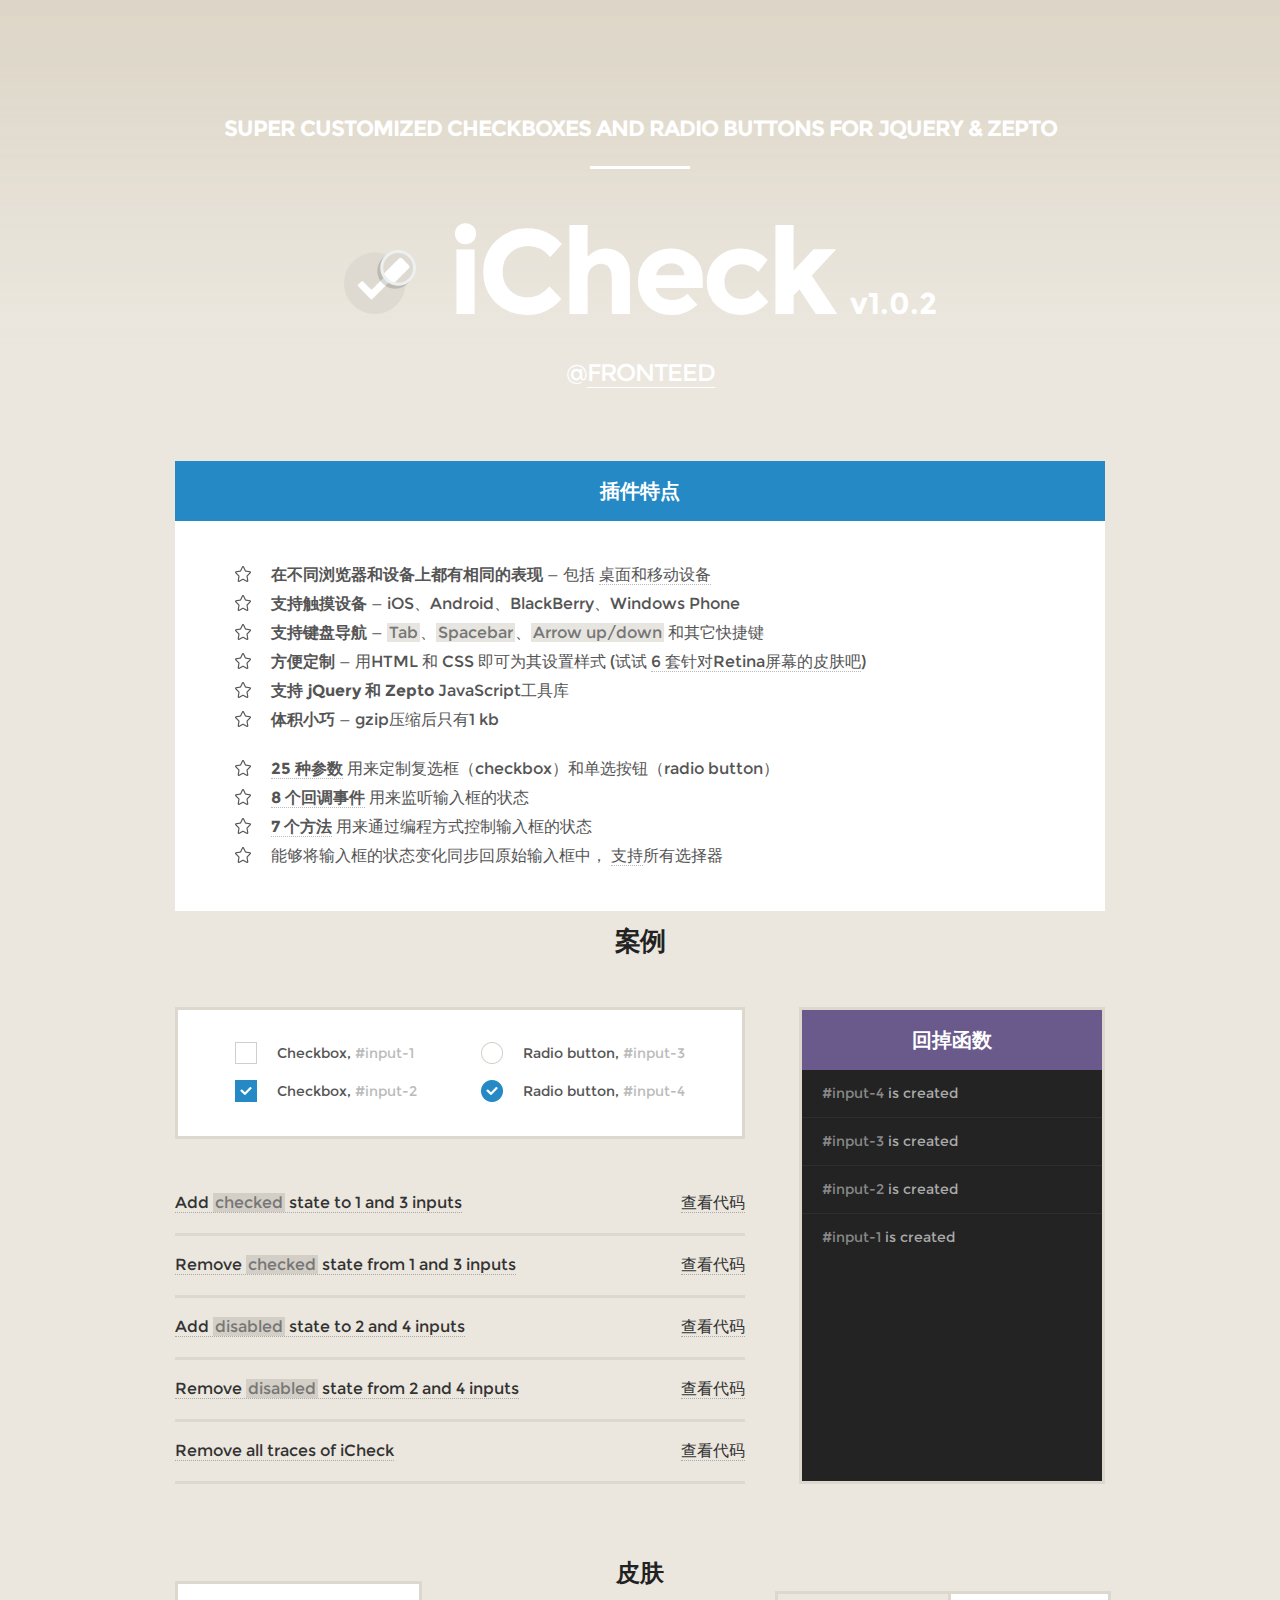
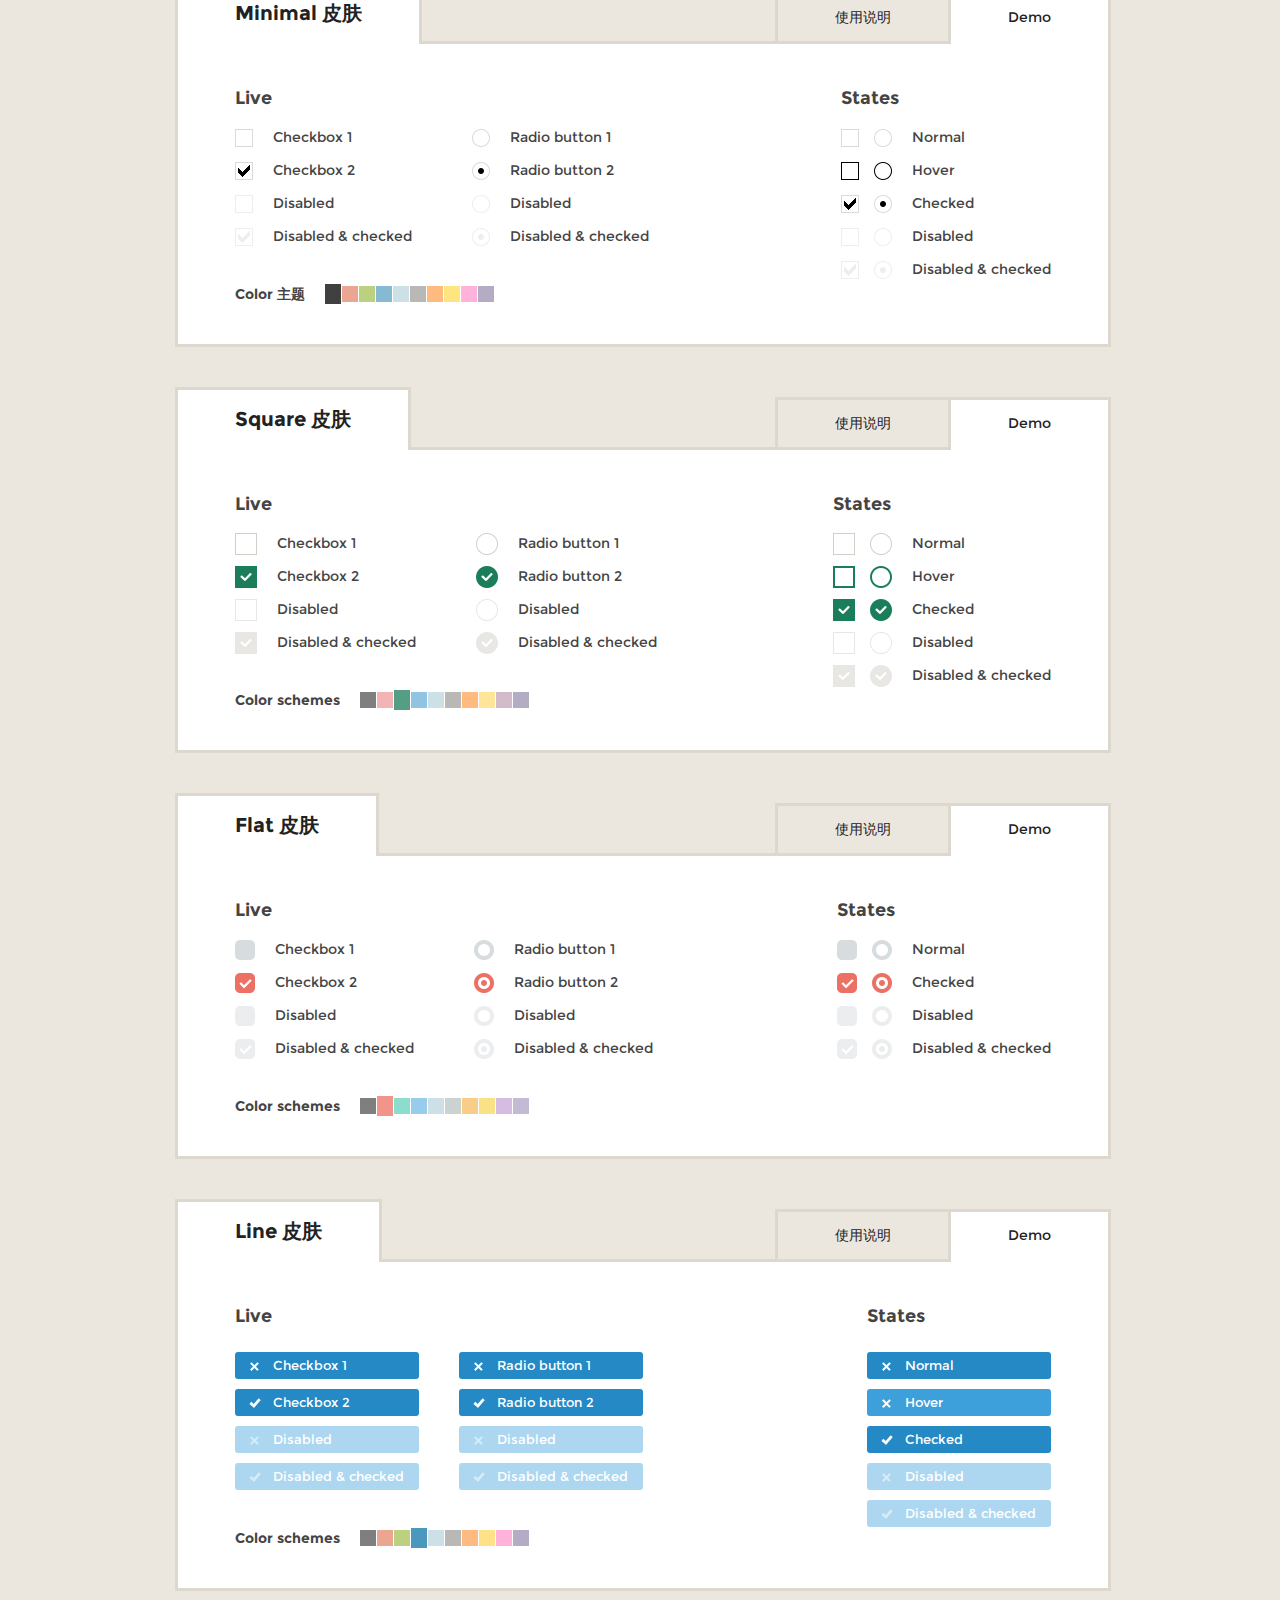
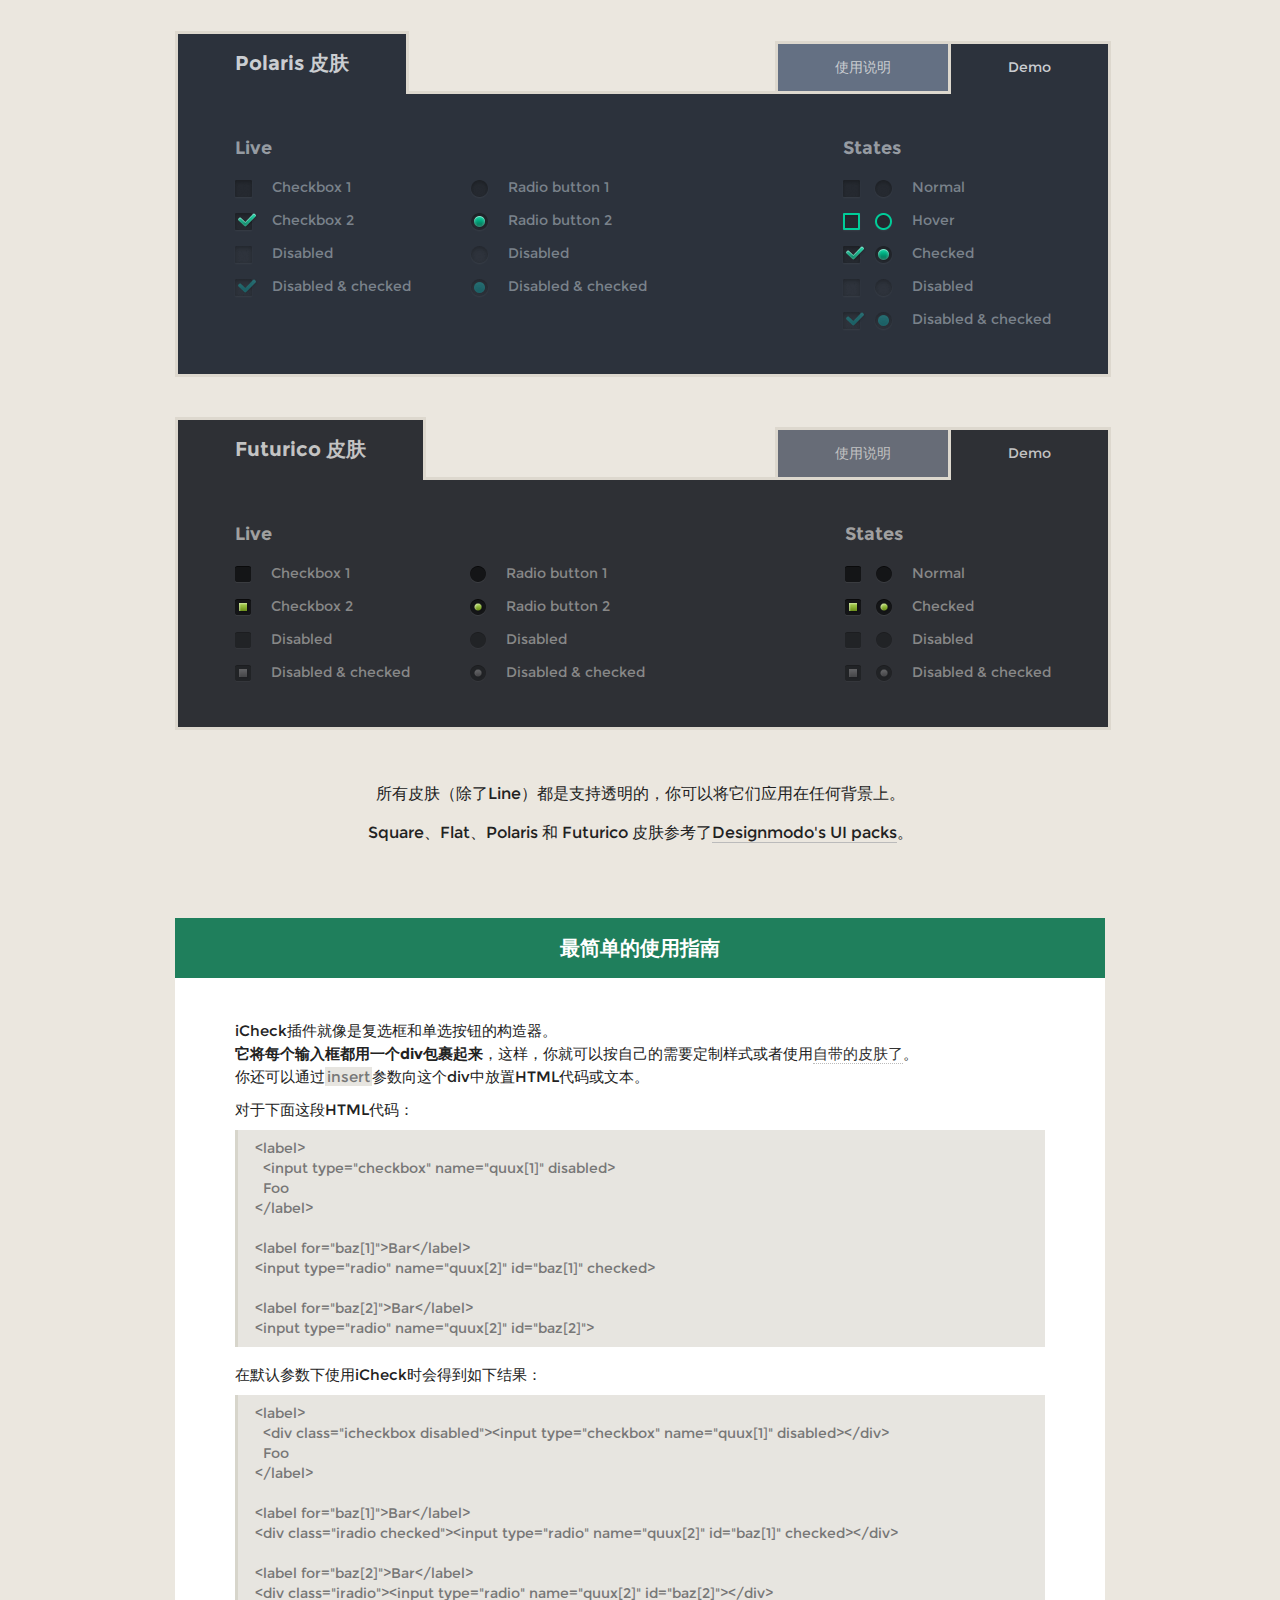
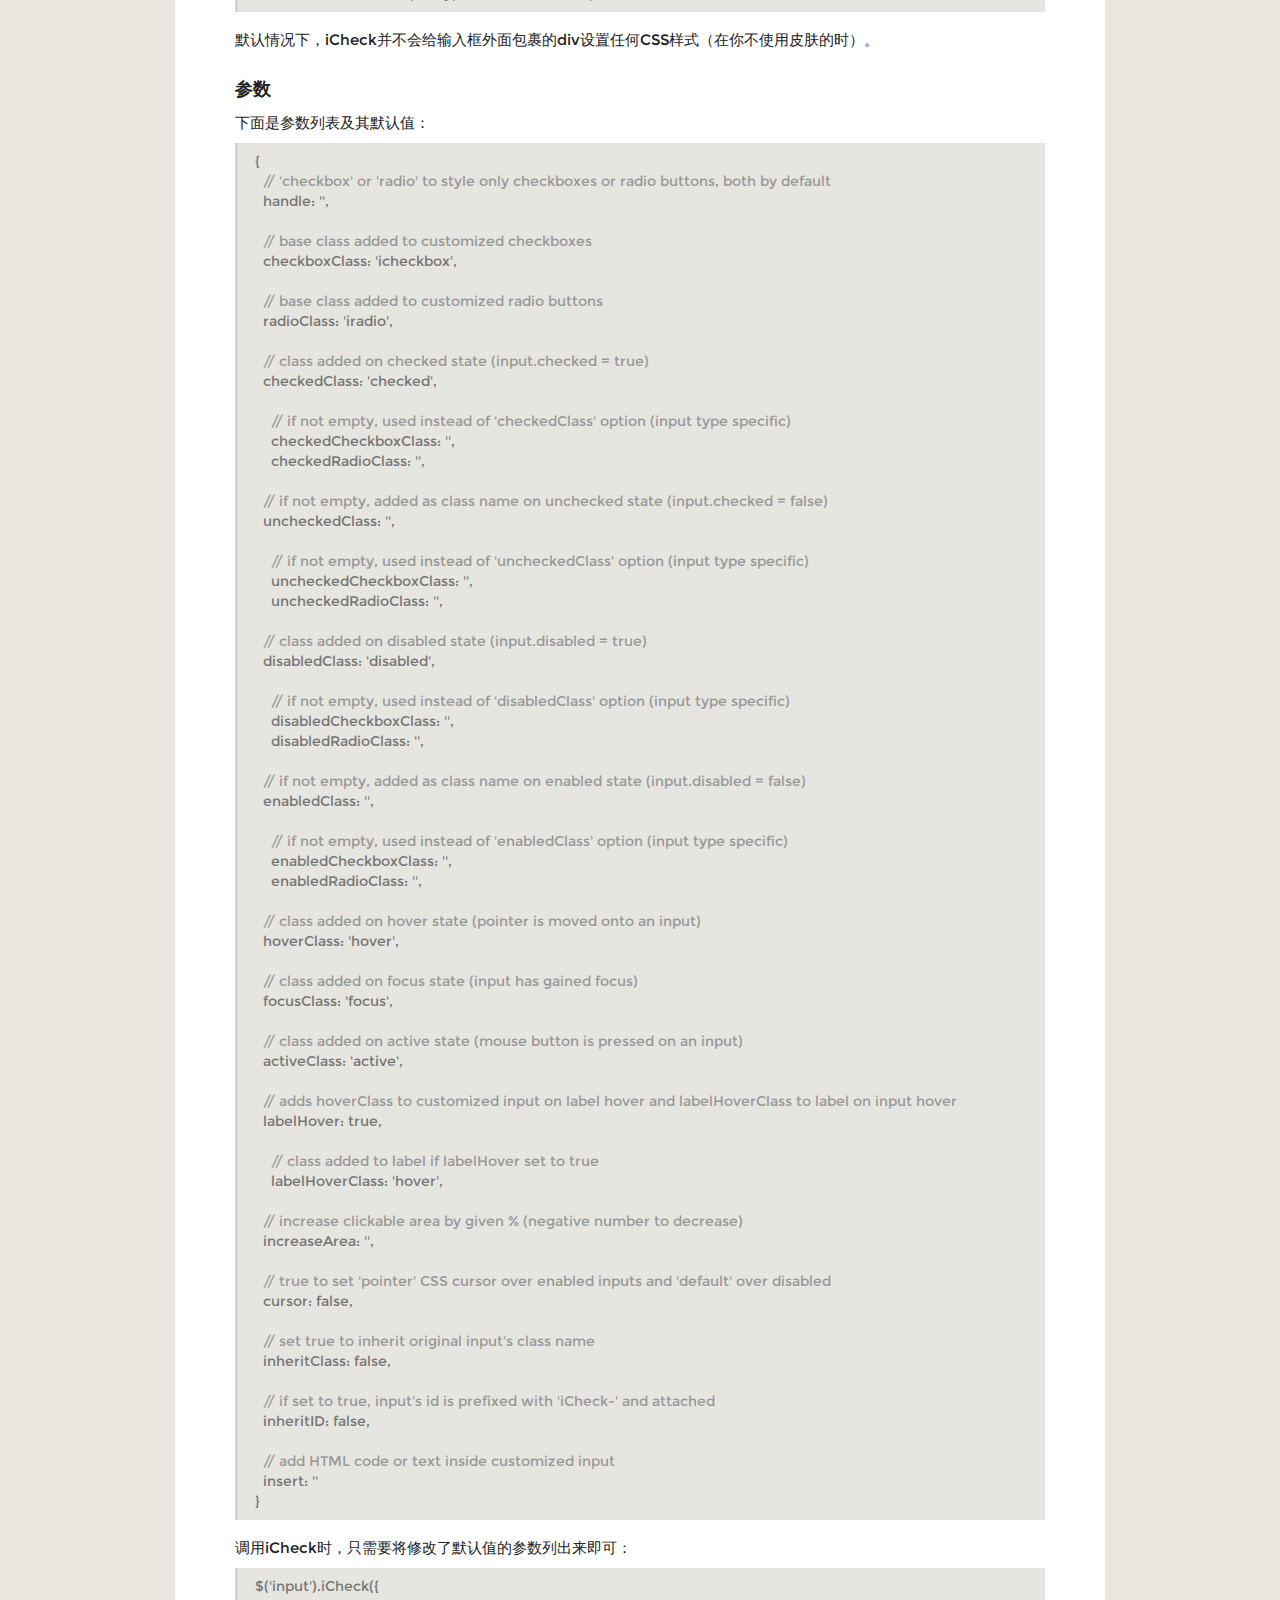
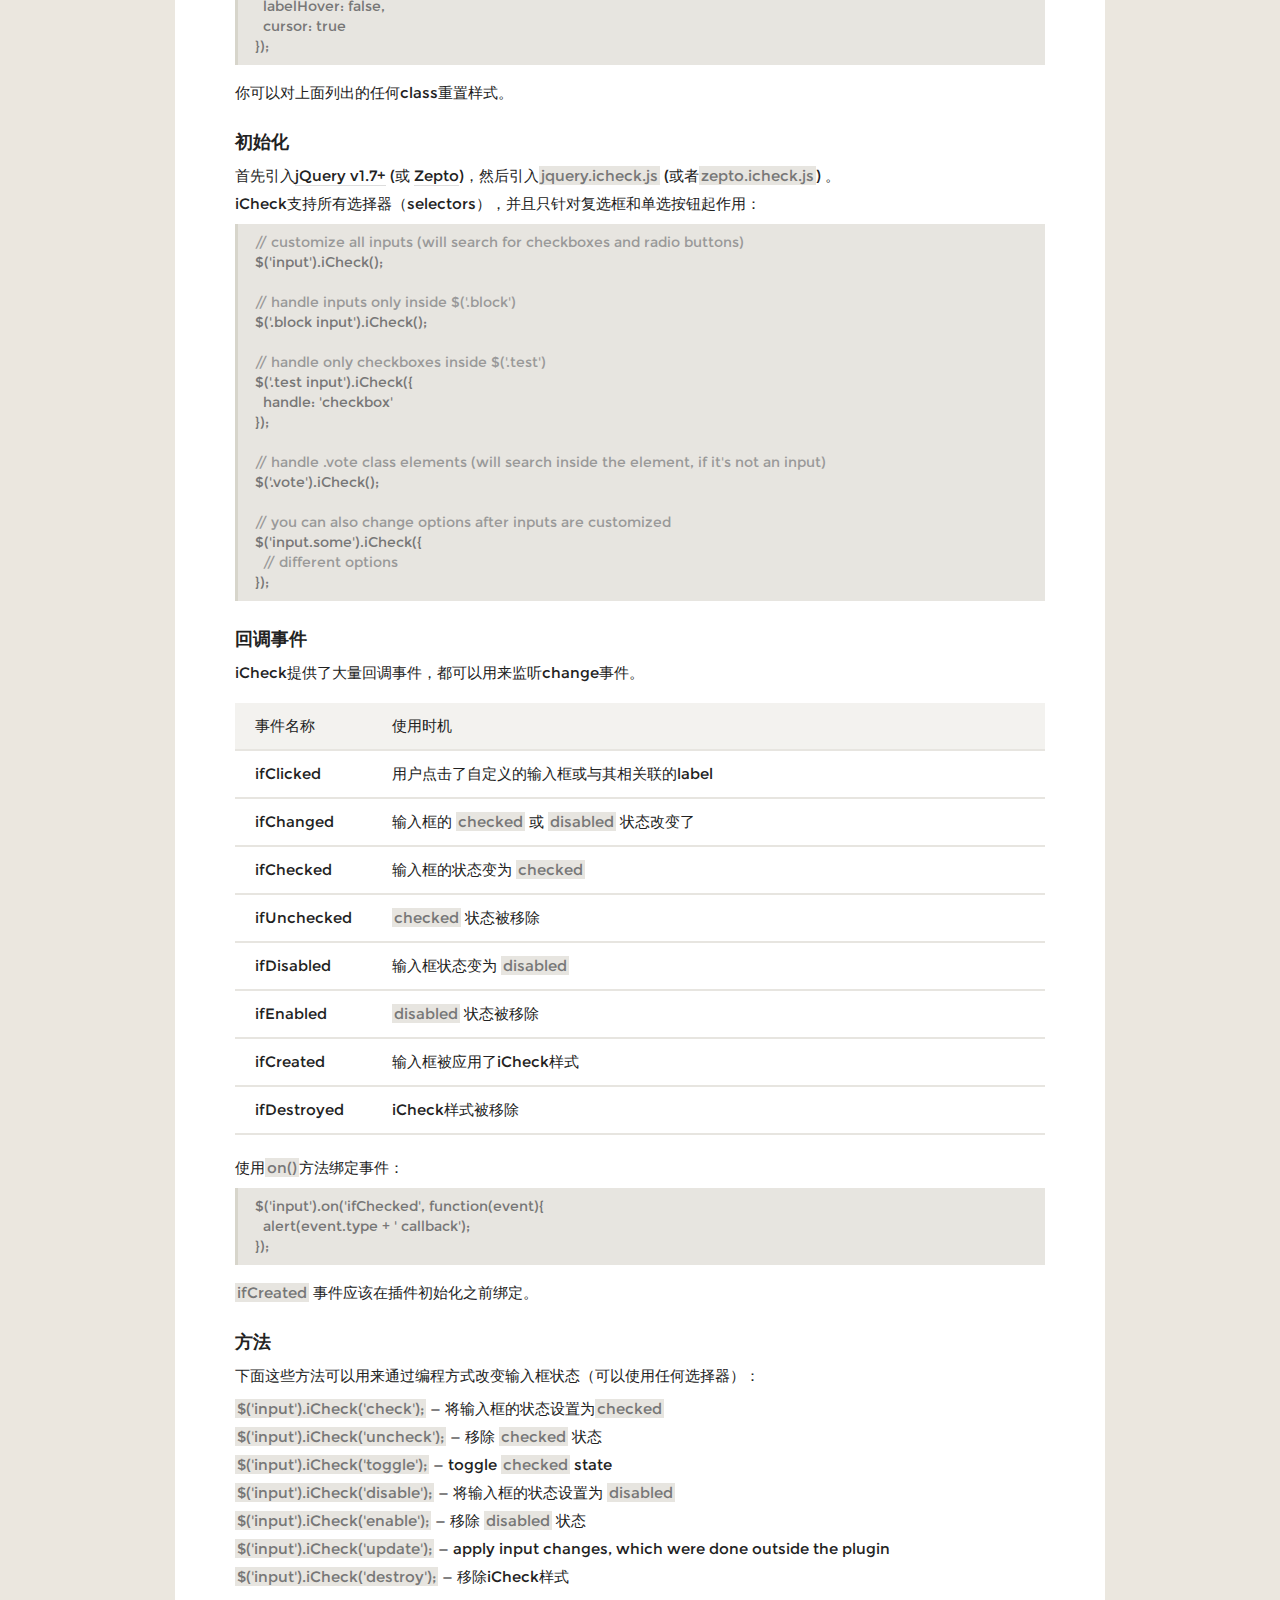
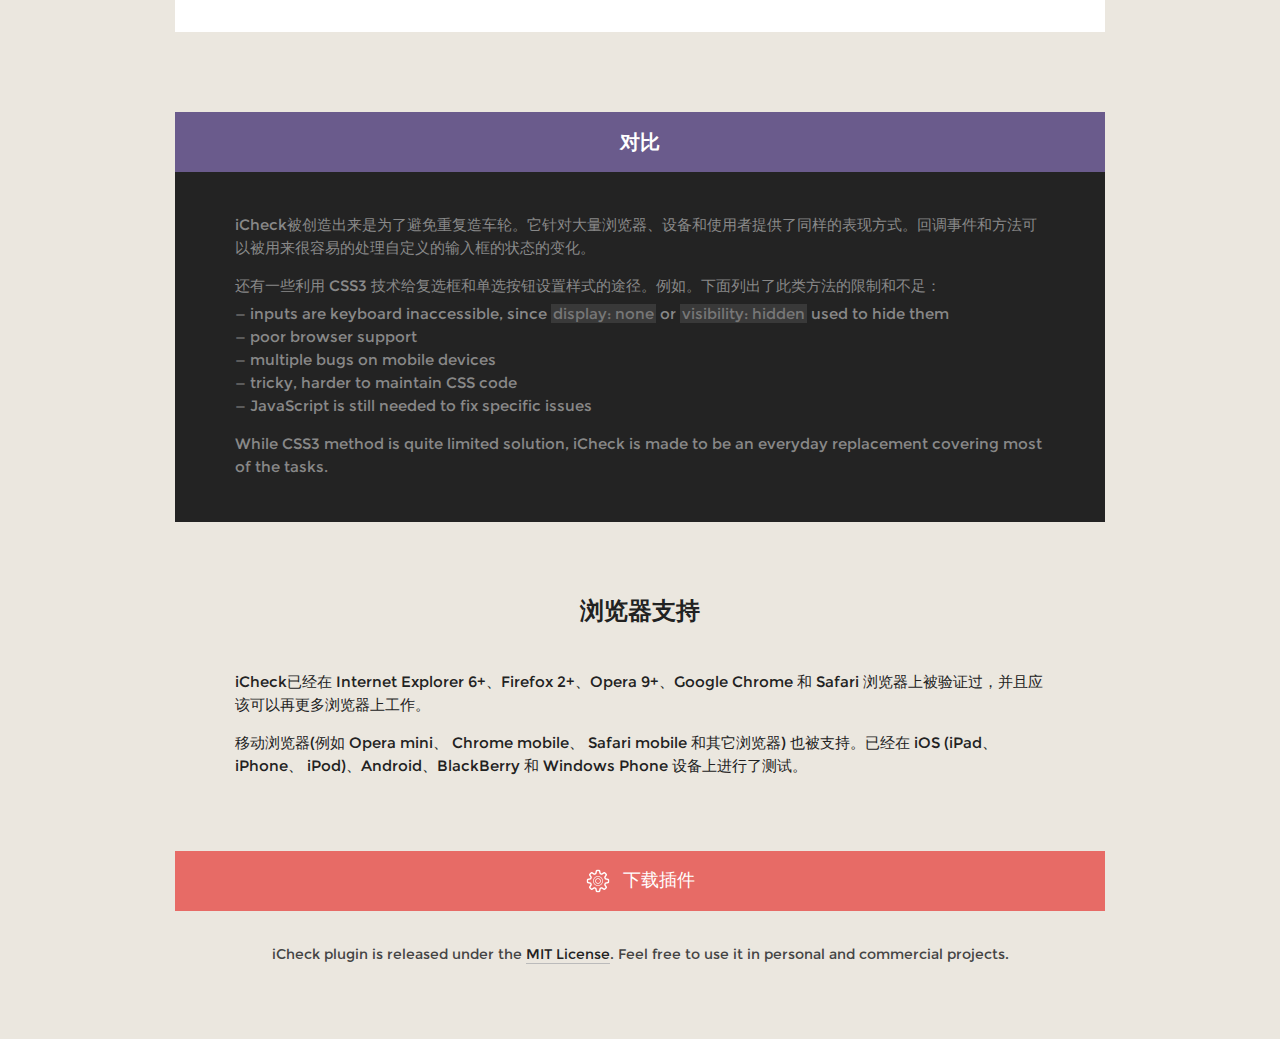
<file: target/classes/static/iCheck/index.html>
<!DOCTYPE html>
<html lang="en">
<head>
  <title>Checkboxes and radio buttons customization (jQuery and Zepto) plugin</title>
  <meta charset="utf-8">
  <meta content="width=device-width" name="viewport">
  <link href="css/custom.css?v=1.0.2" rel="stylesheet">
  <link href="skins/all.css?v=1.0.2" rel="stylesheet">
  <script src="js/jquery.js"></script>
  <script src="icheck.js?v=1.0.2"></script>
  <script src="js/custom.min.js?v=1.0.2"></script>
</head>
<body>
  <div class="layout clear">
    <div class="header">
      <h1>super customized checkboxes and radio buttons for jQuery &amp; Zepto</h1>
      <h3>iCheck <span>v1.0.2</span></h3>
      <strong>@<a href="http://twitter.com/fronteed/">Fronteed</a></strong>
    </div>
    <div class="features">
      <div class="arrows">
        <div class="bottom" data-to="demo"></div>
      </div>
      <h2>插件特点</h2>
      <ul>
        <li>
          <strong>在不同浏览器和设备上都有相同的表现</strong> — 包括 <span class="self" data-to="download">桌面和移动设备</span>
        </li>
        <li>
          <strong>支持触摸设备</strong> — iOS、Android、BlackBerry、Windows Phone
        </li>
        <li>
          <strong>支持键盘导航</strong> — <span class="mark">Tab</span>、<span class="mark">Spacebar</span>、<span class="mark">Arrow up/down</span> 和其它快捷键
        </li>
        <li>
          <strong>方便定制</strong> — 用HTML 和 CSS 即可为其设置样式 (试试 <span class="self" data-to="skins">6 套针对Retina屏幕的皮肤吧</span>)
        </li>
        <li>
          <strong>支持 jQuery 和 Zepto</strong> JavaScript工具库
        </li>
        <li>
          <strong>体积小巧</strong> — gzip压缩后只有1 kb
        </li>
        <li class="offset">
          <strong class="self" data-to="options">25 种参数</strong> 用来定制复选框（checkbox）和单选按钮（radio button）
        </li>
        <li>
          <strong class="self" data-to="callbacks">8 个回调事件</strong> 用来监听输入框的状态
        </li>
        <li>
          <strong class="self" data-to="methods">7 个方法</strong> 用来通过编程方式控制输入框的状态
        </li>
        <li>
          能够将输入框的状态变化同步回原始输入框中， <span class="self" data-to="init">支持</span>所有选择器
        </li>
      </ul>
    </div>
    
    <div class="demo-holder">
      <h2 class="demo-title">案例</h2>
      <div class="demo">
        <div class="arrows">
          <div class="top" data-to="features"></div>
          <div class="bottom" data-to="skins"></div>
        </div>
        <div class="demo-list clear">
          <ul>
            <li>
              <input tabindex="1" type="checkbox" id="input-1">
              <label for="input-1">Checkbox, <span>#input-1</span></label>
            </li>
            <li>
              <input tabindex="2" type="checkbox" id="input-2" checked>
              <label for="input-2">Checkbox, <span>#input-2</span></label>
            </li>
          </ul>
          <ul>
            <li>
              <input tabindex="3" type="radio" id="input-3" name="demo-radio">
              <label for="input-3">Radio button, <span>#input-3</span></label>
            </li>
            <li>
              <input tabindex="4" type="radio" id="input-4" name="demo-radio" checked>
              <label for="input-4">Radio button, <span>#input-4</span></label>
            </li>
          </ul>
          <script>
          $(document).ready(function(){
            var callbacks_list = $('.demo-callbacks ul');
            $('.demo-list input').on('ifCreated ifClicked ifChanged ifChecked ifUnchecked ifDisabled ifEnabled ifDestroyed', function(event){
              callbacks_list.prepend('<li><span>#' + this.id + '</span> is ' + event.type.replace('if', '').toLowerCase() + '</li>');
            }).iCheck({
              checkboxClass: 'icheckbox_square-blue',
              radioClass: 'iradio_square-blue',
              increaseArea: '20%'
            });
          });
          </script>
        </div>
        <dl class="demo-methods">
          <dt>
            <span class="self do-check">Add <span class="mark">checked</span> state to 1 and 3 inputs</span>
            <span class="code">
              <span class="self">查看代码</span>
            </span>
          </dt>
          <dd>
<pre class="markup">
$('#input-1, #input-3').iCheck('check');
</pre>
          </dd>
          <dt>
            <span class="self do-uncheck">Remove <span class="mark">checked</span> state from 1 and 3 inputs</span>
            <span class="code">
              <span class="self">查看代码</span>
            </span>
          </dt>
          <dd>
<pre class="markup">
$('#input-1, #input-3').iCheck('uncheck');
</pre>
          </dd>
          <dt>
            <span class="self do-disable">Add <span class="mark">disabled</span> state to 2 and 4 inputs</span>
            <span class="code">
              <span class="self">查看代码</span>
            </span>
          </dt>
          <dd>
<pre class="markup">
$('#input-2, #input-4').iCheck('disable');
</pre>
          </dd>
          <dt>
            <span class="self do-enable">Remove <span class="mark">disabled</span> state from 2 and 4 inputs</span>
            <span class="code">
              <span class="self">查看代码</span>
            </span>
          </dt>
          <dd>
<pre class="markup">
$('#input-2, #input-4').iCheck('enable');
</pre>
          </dd>
          <dt>
            <span class="self do-destroy">Remove all traces of iCheck</span>
            <span class="code">
              <span class="self">查看代码</span>
            </span>
          </dt>
          <dd>
<pre class="markup">
$('input').iCheck('destroy');
</pre>
          </dd>
        </dl>
        <div class="demo-callbacks">
          <h2>回掉函数</h2>
          <ul></ul>
        </div>
      </div>
    </div>
    <div class="skins">
      <h2>皮肤</h2>
      <div class="skin skin-minimal">
        <div class="arrows">
          <div class="top" data-to="demo"></div>
          <div class="bottom" data-to="skin-square"></div>
        </div>
        <h3>Minimal 皮肤</h3>
        <dl class="clear">
          <dd class="selected">
            <div class="skin-section">
              <h4>Live</h4>
              <ul class="list">
                <li>
                  <input tabindex="5" type="checkbox" id="minimal-checkbox-1">
                  <label for="minimal-checkbox-1">Checkbox 1</label>
                </li>
                <li>
                  <input tabindex="6" type="checkbox" id="minimal-checkbox-2" checked>
                  <label for="minimal-checkbox-2">Checkbox 2</label>
                </li>
                <li>
                  <input type="checkbox" id="minimal-checkbox-disabled" disabled>
                  <label for="minimal-checkbox-disabled">Disabled</label>
                </li>
                <li>
                  <input type="checkbox" id="minimal-checkbox-disabled-checked" checked disabled>
                  <label for="minimal-checkbox-disabled-checked">Disabled &amp; checked</label>
                </li>
              </ul>
              <ul class="list">
                <li>
                  <input tabindex="7" type="radio" id="minimal-radio-1" name="minimal-radio">
                  <label for="minimal-radio-1">Radio button 1</label>
                </li>
                <li>
                  <input tabindex="8" type="radio" id="minimal-radio-2" name="minimal-radio" checked>
                  <label for="minimal-radio-2">Radio button 2</label>
                </li>
                <li>
                  <input type="radio" id="minimal-radio-disabled" disabled>
                  <label for="minimal-radio-disabled">Disabled</label>
                </li>
                <li>
                  <input type="radio" id="minimal-radio-disabled-checked" checked disabled>
                  <label for="minimal-radio-disabled-checked">Disabled &amp; checked</label>
                </li>
              </ul>
              <div class="colors clear">
                <strong>Color 主题</strong>
                <ul>
                  <li class="active" title="Black"></li>
                  <li class="red" title="Red"></li>
                  <li class="green" title="Green"></li>
                  <li class="blue" title="Blue"></li>
                  <li class="aero" title="Aero"></li>
                  <li class="grey" title="Grey"></li>
                  <li class="orange" title="Orange"></li>
                  <li class="yellow" title="Yellow"></li>
                  <li class="pink" title="Pink"></li>
                  <li class="purple" title="Purple"></li>
                </ul>
              </div>
            </div>
            <div class="skin-section skin-states">
              <h4>States</h4>
              <ul class="list">
                <li>
                  <div class="state icheckbox_minimal"></div>
                  <div class="state iradio_minimal"></div>
                  Normal
                </li>
                <li>
                  <div class="state icheckbox_minimal hover"></div>
                  <div class="state iradio_minimal hover"></div>
                  Hover
                </li>
                <li>
                  <div class="state icheckbox_minimal checked"></div>
                  <div class="state iradio_minimal checked"></div>
                  Checked
                </li>
                <li>
                  <div class="state icheckbox_minimal disabled"></div>
                  <div class="state iradio_minimal disabled"></div>
                  Disabled
                </li>
                <li>
                  <div class="state icheckbox_minimal checked disabled"></div>
                  <div class="state iradio_minimal checked disabled"></div>
                  Disabled &amp; checked
                </li>
              </ul>
            </div>
            <script>
            $(document).ready(function(){
              $('.skin-minimal input').iCheck({
                checkboxClass: 'icheckbox_minimal',
                radioClass: 'iradio_minimal',
                increaseArea: '20%'
              });
            });
            </script>
          </dd>
          <dt class="selected">Demo</dt>
          <dd>
            <div class="skin-pre">
              <p>
                Make sure <a href="http://jquery.com" target="blank">jQuery v1.7+</a> (or <a href="http://github.com/madrobby/zepto#zepto-modules" target="blank">Zepto</a> [polyfill, event, data]) is loaded before the <span class="mark">icheck.js</span>.
              </p>
            </div>
            <ol class="skin-usage">
              <li>
                Choose a color scheme, there are 10 different styles available:
                <div class="schemes clear">
                  <ul>
                    <li><strong>Black</strong> &mdash; minimal.css</li>
                    <li><strong>Red</strong> &mdash; red.css</li>
                    <li><strong>Green</strong> &mdash; green.css</li>
                    <li><strong>Blue</strong> &mdash; blue.css</li>
                    <li><strong>Aero</strong> &mdash; aero.css</li>
                  </ul>
                  <ul>
                    <li><strong>Grey</strong> &mdash; grey.css</li>
                    <li><strong>Orange</strong> &mdash; orange.css</li>
                    <li><strong>Yellow</strong> &mdash; yellow.css</li>
                    <li><strong>Pink</strong> &mdash; pink.css</li>
                    <li><strong>Purple</strong> &mdash; purple.css</li>
                  </ul>
                </div>
              </li>
              <li>
                Copy <span class="mark">/skins/minimal/</span> folder and <span class="mark">icheck.js</span>  file to your site.
              </li>
              <li>
                <p>Insert before <span class="mark">&lt;/head></span> in your HTML (replace <span class="mark">your-path</span> and <span class="mark">color-scheme</span>):</p>
<pre class="markup">
&lt;link href="your-path/minimal/color-scheme.css" rel="stylesheet">
&lt;script src="your-path/icheck.js">&lt;/script>
</pre>
                <p>Example for a <strong>Red</strong> color scheme:</p>
<pre class="markup">
&lt;link href="your-path/minimal/red.css" rel="stylesheet">
&lt;script src="your-path/icheck.js">&lt;/script>
</pre>
              </li>
              <li>
                <p>Add some checkboxes and radio buttons to your HTML:</p>
<pre class="markup">
&lt;input type="checkbox">
&lt;input type="checkbox" checked>
&lt;input type="radio" name="iCheck">
&lt;input type="radio" name="iCheck" checked>
</pre>
              </li>
              <li>
                <p>Add JavaScript to your HTML to launch iCheck plugin:</p>
<pre class="markup">
&lt;script>
$(document).ready(function(){
  $('input').iCheck({
    checkboxClass: 'icheckbox_minimal',
    radioClass: 'iradio_minimal',
    increaseArea: '20%' <span class="comment">// optional</span>
  });
});
&lt;/script>
</pre>
                <p>For different from black color schemes use this code (example for <strong>Red</strong>):</p>
<pre class="markup">
&lt;script>
$(document).ready(function(){
  $('input').iCheck({
    checkboxClass: 'icheckbox_minimal-red',
    radioClass: 'iradio_minimal-red',
    increaseArea: '20%' <span class="comment">// optional</span>
  });
});
&lt;/script>
</pre>
              </li>
              <li>Done.</li>
            </ol>
          </dd>
          <dt>使用说明</dt>
        </dl>
      </div>
      <div class="skin skin-square">
        <div class="arrows">
          <div class="top" data-to="skin-minimal"></div>
          <div class="bottom" data-to="skin-flat"></div>
        </div>
        <h3>Square 皮肤</h3>
        <dl class="clear">
          <dd class="selected">
            <div class="skin-section">
              <h4>Live</h4>
              <ul class="list">
                <li>
                  <input tabindex="9" type="checkbox" id="square-checkbox-1">
                  <label for="square-checkbox-1">Checkbox 1</label>
                </li>
                <li>
                  <input tabindex="10" type="checkbox" id="square-checkbox-2" checked>
                  <label for="square-checkbox-2">Checkbox 2</label>
                </li>
                <li>
                  <input type="checkbox" id="square-checkbox-disabled" disabled>
                  <label for="square-checkbox-disabled">Disabled</label>
                </li>
                <li>
                  <input type="checkbox" id="square-checkbox-disabled-checked" checked disabled>
                  <label for="square-checkbox-disabled-checked">Disabled &amp; checked</label>
                </li>
              </ul>
              <ul class="list">
                <li>
                  <input tabindex="11" type="radio" id="square-radio-1" name="square-radio">
                  <label for="square-radio-1">Radio button 1</label>
                </li>
                <li>
                  <input tabindex="12" type="radio" id="square-radio-2" name="square-radio" checked>
                  <label for="square-radio-2">Radio button 2</label>
                </li>
                <li>
                  <input type="radio" id="square-radio-disabled" disabled>
                  <label for="square-radio-disabled">Disabled</label>
                </li>
                <li>
                  <input type="radio" id="square-radio-disabled-checked" checked disabled>
                  <label for="square-radio-disabled-checked">Disabled &amp; checked</label>
                </li>
              </ul>
              <div class="colors clear">
                <strong>Color schemes</strong>
                <ul>
                  <li title="Black"></li>
                  <li class="red" title="Red"></li>
                  <li class="green active" title="Green"></li>
                  <li class="blue" title="Blue"></li>
                  <li class="aero" title="Aero"></li>
                  <li class="grey" title="Grey"></li>
                  <li class="orange" title="Orange"></li>
                  <li class="yellow" title="Yellow"></li>
                  <li class="pink" title="Pink"></li>
                  <li class="purple" title="Purple"></li>
                </ul>
              </div>
            </div>
            <div class="skin-section skin-states">
              <h4>States</h4>
              <ul class="list">
                <li>
                  <div class="state icheckbox_square-green"></div>
                  <div class="state iradio_square-green"></div>
                  Normal
                </li>
                <li>
                  <div class="state icheckbox_square-green hover"></div>
                  <div class="state iradio_square-green hover"></div>
                  Hover
                </li>
                <li>
                  <div class="state icheckbox_square-green checked"></div>
                  <div class="state iradio_square-green checked"></div>
                  Checked
                </li>
                <li>
                  <div class="state icheckbox_square-green disabled"></div>
                  <div class="state iradio_square-green disabled"></div>
                  Disabled
                </li>
                <li>
                  <div class="state icheckbox_square-green checked disabled"></div>
                  <div class="state iradio_square-green checked disabled"></div>
                  Disabled &amp; checked
                </li>
              </ul>
            </div>
            <script>
            $(document).ready(function(){
              $('.skin-square input').iCheck({
                checkboxClass: 'icheckbox_square-green',
                radioClass: 'iradio_square-green',
                increaseArea: '20%'
              });
            });
            </script>
          </dd>
          <dt class="selected">Demo</dt>
          <dd>
            <div class="skin-pre">
              <p>
                Make sure <a href="http://jquery.com" target="blank">jQuery v1.7+</a> (or <a href="http://github.com/madrobby/zepto#zepto-modules" target="blank">Zepto</a> [polyfill, event, data]) is loaded before the <span class="mark">icheck.js</span>.
              </p>
            </div>
            <ol class="skin-usage">
              <li>
                Choose a color scheme, there are 10 different styles available:
                <div class="schemes clear">
                  <ul>
                    <li><strong>Black</strong> &mdash; square.css</li>
                    <li><strong>Red</strong> &mdash; red.css</li>
                    <li><strong>Green</strong> &mdash; green.css</li>
                    <li><strong>Blue</strong> &mdash; blue.css</li>
                    <li><strong>Aero</strong> &mdash; aero.css</li>
                  </ul>
                  <ul>
                    <li><strong>Grey</strong> &mdash; grey.css</li>
                    <li><strong>Orange</strong> &mdash; orange.css</li>
                    <li><strong>Yellow</strong> &mdash; yellow.css</li>
                    <li><strong>Pink</strong> &mdash; pink.css</li>
                    <li><strong>Purple</strong> &mdash; purple.css</li>
                  </ul>
                </div>
              </li>
              <li>
                Copy <span class="mark">/skins/square/</span> folder and <span class="mark">icheck.js</span> file to your site.
              </li>
              <li>
                <p>Insert before <span class="mark">&lt;/head></span> in your HTML (replace <span class="mark">your-path</span> and <span class="mark">color-scheme</span>):</p>
<pre class="markup">
&lt;link href="your-path/square/color-scheme.css" rel="stylesheet">
&lt;script src="your-path/icheck.js">&lt;/script>
</pre>
                <p>Example for a <strong>Red</strong> color scheme:</p>
<pre class="markup">
&lt;link href="your-path/square/red.css" rel="stylesheet">
&lt;script src="your-path/icheck.js">&lt;/script>
</pre>
              </li>
              <li>
                <p>Add some checkboxes and radio buttons to your HTML:</p>
<pre class="markup">
&lt;input type="checkbox">
&lt;input type="checkbox" checked>
&lt;input type="radio" name="iCheck">
&lt;input type="radio" name="iCheck" checked>
</pre>
              </li>
              <li>
                <p>Add JavaScript to your HTML to launch iCheck plugin:</p>
<pre class="markup">
&lt;script>
$(document).ready(function(){
  $('input').iCheck({
    checkboxClass: 'icheckbox_square',
    radioClass: 'iradio_square',
    increaseArea: '20%' <span class="comment">// optional</span>
  });
});
&lt;/script>
</pre>
                <p>For different from black color schemes use this code (example for <strong>Red</strong>):</p>
<pre class="markup">
&lt;script>
$(document).ready(function(){
  $('input').iCheck({
    checkboxClass: 'icheckbox_square-red',
    radioClass: 'iradio_square-red',
    increaseArea: '20%' <span class="comment">// optional</span>
  });
});
&lt;/script>
</pre>
              </li>
              <li>Done.</li>
            </ol>
          </dd>
          <dt>使用说明</dt>
        </dl>
      </div>
      <div class="skin skin-flat">
        <div class="arrows">
          <div class="top" data-to="skin-square"></div>
          <div class="bottom" data-to="skin-line"></div>
        </div>
        <h3>Flat 皮肤</h3>
        <dl class="clear">
          <dd class="selected">
            <div class="skin-section">
              <h4>Live</h4>
              <ul class="list">
                <li>
                  <input tabindex="13" type="checkbox" id="flat-checkbox-1">
                  <label for="flat-checkbox-1">Checkbox 1</label>
                </li>
                <li>
                  <input tabindex="14" type="checkbox" id="flat-checkbox-2" checked>
                  <label for="flat-checkbox-2">Checkbox 2</label>
                </li>
                <li>
                  <input type="checkbox" id="flat-checkbox-disabled" disabled>
                  <label for="flat-checkbox-disabled">Disabled</label>
                </li>
                <li>
                  <input type="checkbox" id="flat-checkbox-disabled-checked" checked disabled>
                  <label for="flat-checkbox-disabled-checked">Disabled &amp; checked</label>
                </li>
              </ul>
              <ul class="list">
                <li>
                  <input tabindex="15" type="radio" id="flat-radio-1" name="flat-radio">
                  <label for="flat-radio-1">Radio button 1</label>
                </li>
                <li>
                  <input tabindex="16" type="radio" id="flat-radio-2" name="flat-radio" checked>
                  <label for="flat-radio-2">Radio button 2</label>
                </li>
                <li>
                  <input type="radio" id="flat-radio-disabled" disabled>
                  <label for="flat-radio-disabled">Disabled</label>
                </li>
                <li>
                  <input type="radio" id="flat-radio-disabled-checked" checked disabled>
                  <label for="flat-radio-disabled-checked">Disabled &amp; checked</label>
                </li>
              </ul>
              <div class="colors clear">
                <strong>Color schemes</strong>
                <ul>
                  <li title="Black"></li>
                  <li class="red active" title="Red"></li>
                  <li class="green" title="Green"></li>
                  <li class="blue" title="Blue"></li>
                  <li class="aero" title="Aero"></li>
                  <li class="grey" title="Grey"></li>
                  <li class="orange" title="Orange"></li>
                  <li class="yellow" title="Yellow"></li>
                  <li class="pink" title="Pink"></li>
                  <li class="purple" title="Purple"></li>
                </ul>
              </div>
            </div>
            <div class="skin-section skin-states">
              <h4>States</h4>
              <ul class="list">
                <li>
                  <div class="state icheckbox_flat-red"></div>
                  <div class="state iradio_flat-red"></div>
                  Normal
                </li>
                <li>
                  <div class="state icheckbox_flat-red checked"></div>
                  <div class="state iradio_flat-red checked"></div>
                  Checked
                </li>
                <li>
                  <div class="state icheckbox_flat-red disabled"></div>
                  <div class="state iradio_flat-red disabled"></div>
                  Disabled
                </li>
                <li>
                  <div class="state icheckbox_flat-red checked disabled"></div>
                  <div class="state iradio_flat-red checked disabled"></div>
                  Disabled &amp; checked
                </li>
              </ul>
            </div>
            <script>
            $(document).ready(function(){
              $('.skin-flat input').iCheck({
                checkboxClass: 'icheckbox_flat-red',
                radioClass: 'iradio_flat-red'
              });
            });
            </script>
          </dd>
          <dt class="selected">Demo</dt>
          <dd>
            <div class="skin-pre">
              <p>
                Make sure <a href="http://jquery.com" target="blank">jQuery v1.7+</a> (or <a href="http://github.com/madrobby/zepto#zepto-modules" target="blank">Zepto</a> [polyfill, event, data]) is loaded before the <span class="mark">icheck.js</span>.
              </p>
            </div>
            <ol class="skin-usage">
              <li>
                Choose a color scheme, there are 10 different styles available:
                <div class="schemes clear">
                  <ul>
                    <li><strong>Black</strong> &mdash; square.css</li>
                    <li><strong>Red</strong> &mdash; red.css</li>
                    <li><strong>Green</strong> &mdash; green.css</li>
                    <li><strong>Blue</strong> &mdash; blue.css</li>
                    <li><strong>Aero</strong> &mdash; aero.css</li>
                  </ul>
                  <ul>
                    <li><strong>Grey</strong> &mdash; grey.css</li>
                    <li><strong>Orange</strong> &mdash; orange.css</li>
                    <li><strong>Yellow</strong> &mdash; yellow.css</li>
                    <li><strong>Pink</strong> &mdash; pink.css</li>
                    <li><strong>Purple</strong> &mdash; purple.css</li>
                  </ul>
                </div>
              </li>
              <li>
                Copy <span class="mark">/skins/flat/</span> folder and <span class="mark">icheck.js</span> file to your site.
              </li>
              <li>
                <p>Insert before <span class="mark">&lt;/head></span> in your HTML (replace <span class="mark">your-path</span> and <span class="mark">color-scheme</span>):</p>
<pre class="markup">
&lt;link href="your-path/flat/color-scheme.css" rel="stylesheet">
&lt;script src="your-path/icheck.js">&lt;/script>
</pre>
                <p>Example for a <strong>Red</strong> color scheme:</p>
<pre class="markup">
&lt;link href="your-path/flat/red.css" rel="stylesheet">
&lt;script src="your-path/icheck.js">&lt;/script>
</pre>
              </li>
              <li>
                <p>Add some checkboxes and radio buttons to your HTML:</p>
<pre class="markup">
&lt;input type="checkbox">
&lt;input type="checkbox" checked>
&lt;input type="radio" name="iCheck">
&lt;input type="radio" name="iCheck" checked>
</pre>
              </li>
              <li>
                <p>Add JavaScript to your HTML to launch iCheck plugin:</p>
<pre class="markup">
&lt;script>
$(document).ready(function(){
  $('input').iCheck({
    checkboxClass: 'icheckbox_flat',
    radioClass: 'iradio_flat'
  });
});
&lt;/script>
</pre>
                <p>For different from black color schemes use this code (example for <strong>Red</strong>):</p>
<pre class="markup">
&lt;script>
$(document).ready(function(){
  $('input').iCheck({
    checkboxClass: 'icheckbox_flat-red',
    radioClass: 'iradio_flat-red'
  });
});
&lt;/script>
</pre>
              </li>
              <li>Done.</li>
            </ol>
          </dd>
          <dt>使用说明</dt>
        </dl>
      </div>
      <div class="skin skin-line">
        <div class="arrows">
          <div class="top" data-to="skin-flat"></div>
          <div class="bottom" data-to="skin-polaris"></div>
        </div>
        <h3>Line 皮肤</h3>
        <dl class="clear">
          <dd class="selected">
            <div class="skin-section">
              <h4>Live</h4>
              <ul class="list">
                <li>
                  <input tabindex="17" type="checkbox" id="line-checkbox-1">
                  <label for="line-checkbox-1">Checkbox 1</label>
                </li>
                <li>
                  <input tabindex="18" type="checkbox" id="line-checkbox-2" checked>
                  <label for="line-checkbox-2">Checkbox 2</label>
                </li>
                <li>
                  <input type="checkbox" id="line-checkbox-disabled" disabled>
                  <label for="line-checkbox-disabled">Disabled</label>
                </li>
                <li>
                  <input type="checkbox" id="line-checkbox-disabled-checked" checked disabled>
                  <label for="line-checkbox-disabled-checked">Disabled &amp; checked</label>
                </li>
              </ul>
              <ul class="list">
                <li>
                  <input tabindex="19" type="radio" id="line-radio-1" name="line-radio">
                  <label for="line-radio-1">Radio button 1</label>
                </li>
                <li>
                  <input tabindex="20" type="radio" id="line-radio-2" name="line-radio" checked>
                  <label for="line-radio-2">Radio button 2</label>
                </li>
                <li>
                  <input type="radio" id="line-radio-disabled" disabled>
                  <label for="line-radio-disabled">Disabled</label>
                </li>
                <li>
                  <input type="radio" id="line-radio-disabled-checked" checked disabled>
                  <label for="line-radio-disabled-checked">Disabled &amp; checked</label>
                </li>
              </ul>
              <div class="colors clear">
                <strong>Color schemes</strong>
                <ul>
                  <li title="Black"></li>
                  <li class="red" title="Red"></li>
                  <li class="green" title="Green"></li>
                  <li class="blue active" title="Blue"></li>
                  <li class="aero" title="Aero"></li>
                  <li class="grey" title="Grey"></li>
                  <li class="orange" title="Orange"></li>
                  <li class="yellow" title="Yellow"></li>
                  <li class="pink" title="Pink"></li>
                  <li class="purple" title="Purple"></li>
                </ul>
              </div>
            </div>
            <div class="skin-section skin-states">
              <h4>States</h4>
              <ul class="list">
                <li>
                  <div class="state icheckbox_line-blue">
                    <div class="icheck_line-icon"></div>
                    Normal
                  </div>
                </li>
                <li>
                  <div class="state icheckbox_line-blue hover">
                    <div class="icheck_line-icon"></div>
                    Hover
                  </div>
                </li>
                <li>
                  <div class="state icheckbox_line-blue checked">
                    <div class="icheck_line-icon"></div>
                    Checked
                  </div>
                </li>
                <li>
                  <div class="state icheckbox_line-blue disabled">
                    <div class="icheck_line-icon"></div>
                    Disabled
                  </div>
                </li>
                <li>
                  <div class="state icheckbox_line-blue checked disabled">
                    <div class="icheck_line-icon"></div>
                    Disabled &amp; checked
                  </div>
                </li>
              </ul>
            </div>
            <script>
            $(document).ready(function(){
              $('.skin-line input').each(function(){
                var self = $(this),
                  label = self.next(),
                  label_text = label.text();

                label.remove();
                self.iCheck({
                  checkboxClass: 'icheckbox_line-blue',
                  radioClass: 'iradio_line-blue',
                  insert: '<div class="icheck_line-icon"></div>' + label_text
                });
              });
            });
            </script>
          </dd>
          <dt class="selected">Demo</dt>
          <dd>
            <div class="skin-pre">
              <p>
                Make sure <a href="http://jquery.com" target="blank">jQuery v1.7+</a> (or <a href="http://github.com/madrobby/zepto#zepto-modules" target="blank">Zepto</a> [polyfill, event, data]) is loaded before the <span class="mark">icheck.js</span>.
              </p>
            </div>
            <ol class="skin-usage">
              <li>
                Choose a color scheme, there are 10 different styles available:
                <div class="schemes clear">
                  <ul>
                    <li><strong>Black</strong> &mdash; line.css</li>
                    <li><strong>Red</strong> &mdash; red.css</li>
                    <li><strong>Green</strong> &mdash; green.css</li>
                    <li><strong>Blue</strong> &mdash; blue.css</li>
                    <li><strong>Aero</strong> &mdash; aero.css</li>
                  </ul>
                  <ul>
                    <li><strong>Grey</strong> &mdash; grey.css</li>
                    <li><strong>Orange</strong> &mdash; orange.css</li>
                    <li><strong>Yellow</strong> &mdash; yellow.css</li>
                    <li><strong>Pink</strong> &mdash; pink.css</li>
                    <li><strong>Purple</strong> &mdash; purple.css</li>
                  </ul>
                </div>
              </li>
              <li>
                Copy <span class="mark">/skins/line/</span> folder and <span class="mark">icheck.js</span> file to your site.
              </li>
              <li>
                <p>Insert before <span class="mark">&lt;/head></span> in your HTML (replace <span class="mark">your-path</span> and <span class="mark">color-scheme</span>):</p>
<pre class="markup">
&lt;link href="your-path/line/color-scheme.css" rel="stylesheet">
&lt;script src="your-path/icheck.js">&lt;/script>
</pre>
                  <p>Example for a <strong>Red</strong> color scheme:</p>
<pre class="markup">
&lt;link href="your-path/line/red.css" rel="stylesheet">
&lt;script src="your-path/icheck.js">&lt;/script>
</pre>
              </li>
              <li>
                <p>Add some checkboxes, radio buttons and labels to your HTML:</p>
<pre class="markup">
&lt;input type="checkbox">
&lt;label>Checkbox 1&lt;/label>

&lt;input type="checkbox" checked>
&lt;label>Checkbox 2&lt;/label>

&lt;input type="radio" name="iCheck">
&lt;label>Radio button 1&lt;/label>

&lt;input type="radio" name="iCheck" checked>
&lt;label>Radio button 2&lt;/label>
</pre>
              </li>
              <li>
                <p>Add JavaScript to your HTML to launch iCheck plugin:</p>
<pre class="markup">
&lt;script>
$(document).ready(function(){
  $('input').each(function(){
    var self = $(this),
      label = self.next(),
      label_text = label.text();

    label.remove();
    self.iCheck({
      checkboxClass: 'icheckbox_line',
      radioClass: 'iradio_line',
      insert: '&lt;div class="icheck_line-icon">&lt;/div>' + label_text
    });
  });
});
&lt;/script>
</pre>
                <p>For different from black color schemes use this code (example for <strong>Red</strong>):</p>
<pre class="markup">
&lt;script>
$(document).ready(function(){
  $('input').each(function(){
    var self = $(this),
      label = self.next(),
      label_text = label.text();

    label.remove();
    self.iCheck({
      checkboxClass: 'icheckbox_line-red',
      radioClass: 'iradio_line-red',
      insert: '&lt;div class="icheck_line-icon">&lt;/div>' + label_text
    });
  });
});
&lt;/script>
</pre>
              </li>
              <li>Done.</li>
            </ol>
          </dd>
          <dt>使用说明</dt>
        </dl>
      </div>
      <div class="skin skin-polaris">
        <div class="arrows">
          <div class="top" data-to="skin-line"></div>
          <div class="bottom" data-to="skin-futurico"></div>
        </div>
        <h3>Polaris 皮肤</h3>
        <dl class="clear">
          <dd class="selected">
            <div class="skin-section">
              <h4>Live</h4>
              <ul class="list">
                <li>
                  <input tabindex="21" type="checkbox" id="polaris-checkbox-1">
                  <label for="polaris-checkbox-1">Checkbox 1</label>
                </li>
                <li>
                  <input tabindex="22" type="checkbox" id="polaris-checkbox-2" checked>
                  <label for="polaris-checkbox-2">Checkbox 2</label>
                </li>
                <li>
                  <input type="checkbox" id="polaris-checkbox-disabled" disabled>
                  <label for="polaris-checkbox-disabled">Disabled</label>
                </li>
                <li>
                  <input type="checkbox" id="polaris-checkbox-disabled-checked" checked disabled>
                  <label for="polaris-checkbox-disabled-checked">Disabled &amp; checked</label>
                </li>
              </ul>
              <ul class="list">
                <li>
                  <input tabindex="23" type="radio" id="polaris-radio-1" name="polaris-radio">
                  <label for="polaris-radio-1">Radio button 1</label>
                </li>
                <li>
                  <input tabindex="24" type="radio" id="polaris-radio-2" name="polaris-radio" checked>
                  <label for="polaris-radio-2">Radio button 2</label>
                </li>
                <li>
                  <input type="radio" id="polaris-radio-disabled" disabled>
                  <label for="polaris-radio-disabled">Disabled</label>
                </li>
                <li>
                  <input type="radio" id="polaris-radio-disabled-checked" checked disabled>
                  <label for="polaris-radio-disabled-checked">Disabled &amp; checked</label>
                </li>
              </ul>
            </div>
            <div class="skin-section skin-states">
              <h4>States</h4>
              <ul class="list">
                <li>
                  <div class="state icheckbox_polaris"></div>
                  <div class="state iradio_polaris"></div>
                  Normal
                </li>
                <li>
                  <div class="state icheckbox_polaris hover"></div>
                  <div class="state iradio_polaris hover"></div>
                  Hover
                </li>
                <li>
                  <div class="state icheckbox_polaris checked"></div>
                  <div class="state iradio_polaris checked"></div>
                  Checked
                </li>
                <li>
                  <div class="state icheckbox_polaris disabled"></div>
                  <div class="state iradio_polaris disabled"></div>
                  Disabled
                </li>
                <li>
                  <div class="state icheckbox_polaris checked disabled"></div>
                  <div class="state iradio_polaris checked disabled"></div>
                  Disabled &amp; checked
                </li>
              </ul>
            </div>
            <script>
            $(document).ready(function(){
              $('.skin-polaris input').iCheck({
                checkboxClass: 'icheckbox_polaris',
                radioClass: 'iradio_polaris',
                increaseArea: '-10%'
              });
            });
            </script>
          </dd>
          <dt class="selected">Demo</dt>
          <dd>
            <div class="skin-pre">
              <p>
                Make sure <a href="http://jquery.com" target="blank">jQuery v1.7+</a> (or <a href="http://github.com/madrobby/zepto#zepto-modules" target="blank">Zepto</a> [polyfill, event, data]) is loaded before the <span class="mark">icheck.js</span>.
              </p>
            </div>
            <ol class="skin-usage">
              <li>
                Copy <span class="mark">/skins/polaris/</span> folder and <span class="mark">icheck.js</span> file to your site.
              </li>
              <li>
                <p>Insert before <span class="mark">&lt;/head></span> in your HTML (replace <span class="mark">your-path</span> and <span class="mark">color-scheme</span>):</p>
<pre class="markup">
&lt;link href="your-path/polaris/polaris.css" rel="stylesheet">
&lt;script src="your-path/icheck.js">&lt;/script>
</pre>
              </li>
              <li>
                <p>Add some checkboxes and radio buttons to your HTML:</p>
<pre class="markup">
&lt;input type="checkbox">
&lt;input type="checkbox" checked>
&lt;input type="radio" name="iCheck">
&lt;input type="radio" name="iCheck" checked>
</pre>
              </li>
              <li>
                <p>Add JavaScript to your HTML to launch iCheck plugin:</p>
<pre class="markup">
&lt;script>
$(document).ready(function(){
  $('input').iCheck({
    checkboxClass: 'icheckbox_polaris',
    radioClass: 'iradio_polaris',
    increaseArea: '-10%' <span class="comment">// optional</span>
  });
});
&lt;/script>
</pre>
              </li>
              <li>Done.</li>
            </ol>
          </dd>
          <dt>使用说明</dt>
        </dl>
      </div>
      <div class="skin skin-futurico">
        <div class="arrows">
          <div class="top" data-to="skin-polaris"></div>
          <div class="bottom" data-to="usage"></div>
        </div>
        <h3>Futurico 皮肤</h3>
        <dl class="clear">
          <dd class="selected">
            <div class="skin-section">
              <h4>Live</h4>
              <ul class="list">
                <li>
                  <input tabindex="25" type="checkbox" id="futurico-checkbox-1">
                  <label for="futurico-checkbox-1">Checkbox 1</label>
                </li>
                <li>
                  <input tabindex="26" type="checkbox" id="futurico-checkbox-2" checked>
                  <label for="futurico-checkbox-2">Checkbox 2</label>
                </li>
                <li>
                  <input type="checkbox" id="futurico-checkbox-disabled" disabled>
                  <label for="futurico-checkbox-disabled">Disabled</label>
                </li>
                <li>
                  <input type="checkbox" id="futurico-checkbox-disabled-checked" checked disabled>
                  <label for="futurico-checkbox-disabled-checked">Disabled &amp; checked</label>
                </li>
              </ul>
              <ul class="list">
                <li>
                  <input tabindex="27" type="radio" id="futurico-radio-1" name="futurico-radio">
                  <label for="futurico-radio-1">Radio button 1</label>
                </li>
                <li>
                  <input tabindex="28" type="radio" id="futurico-radio-2" name="futurico-radio" checked>
                  <label for="futurico-radio-2">Radio button 2</label>
                </li>
                <li>
                  <input type="radio" id="futurico-radio-disabled" disabled>
                  <label for="futurico-radio-disabled">Disabled</label>
                </li>
                <li>
                  <input type="radio" id="futurico-radio-disabled-checked" checked disabled>
                  <label for="futurico-radio-disabled-checked">Disabled &amp; checked</label>
                </li>
              </ul>
            </div>
            <div class="skin-section skin-states">
              <h4>States</h4>
              <ul class="list">
                <li>
                  <div class="state icheckbox_futurico"></div>
                  <div class="state iradio_futurico"></div>
                  Normal
                </li>
                <li>
                  <div class="state icheckbox_futurico checked"></div>
                  <div class="state iradio_futurico checked"></div>
                  Checked
                </li>
                <li>
                  <div class="state icheckbox_futurico disabled"></div>
                  <div class="state iradio_futurico disabled"></div>
                  Disabled
                </li>
                <li>
                  <div class="state icheckbox_futurico checked disabled"></div>
                  <div class="state iradio_futurico checked disabled"></div>
                  Disabled &amp; checked
                </li>
              </ul>
            </div>
            <script>
            $(document).ready(function(){
              $('.skin-futurico input').iCheck({
                checkboxClass: 'icheckbox_futurico',
                radioClass: 'iradio_futurico',
                increaseArea: '20%'
              });
            });
            </script>
          </dd>
          <dt class="selected">Demo</dt>
          <dd>
            <div class="skin-pre">
              <p>
                Make sure <a href="http://jquery.com" target="blank">jQuery v1.7+</a> (or <a href="http://github.com/madrobby/zepto#zepto-modules" target="blank">Zepto</a> [polyfill, event, data]) is loaded before the <span class="mark">icheck.js</span>.
              </p>
            </div>
            <ol class="skin-usage">
              <li>
                Copy <span class="mark">/skins/futurico/</span> folder and <span class="mark">icheck.js</span> file to your site.
              </li>
              <li>
                <p>Insert before <span class="mark">&lt;/head></span> in your HTML (replace <span class="mark">your-path</span> and <span class="mark">color-scheme</span>):</p>
<pre class="markup">
&lt;link href="your-path/futurico/futurico.css" rel="stylesheet">
&lt;script src="your-path/icheck.js">&lt;/script>
</pre>
              </li>
              <li>
                <p>Add some checkboxes and radio buttons to your HTML:</p>
<pre class="markup">
&lt;input type="checkbox">
&lt;input type="checkbox" checked>
&lt;input type="radio" name="iCheck">
&lt;input type="radio" name="iCheck" checked>
</pre>
              </li>
              <li>
                <p>Add JavaScript to your HTML to launch iCheck plugin:</p>
<pre class="markup">
&lt;script>
$(document).ready(function(){
  $('input').iCheck({
    checkboxClass: 'icheckbox_futurico',
    radioClass: 'iradio_futurico',
    increaseArea: '20%' <span class="comment">// optional</span>
  });
});
&lt;/script>
</pre>
              </li>
              <li>Done.</li>
            </ol>
          </dd>
          <dt>使用说明</dt>
        </dl>
      </div>
     <div class="skins-info">
        <p>所有皮肤（除了Line）都是支持透明的，你可以将它们应用在任何背景上。</p>
        <p>Square、Flat、Polaris 和 Futurico 皮肤参考了<a href="http://designmodo.com/freebies/" target="blank">Designmodo's UI packs</a>。</p>
      </div>
    </div>
    <div class="usage">
      <div class="arrows">
        <div class="top" data-to="skin-futurico"></div>
        <div class="bottom" data-to="comparison"></div>
      </div>
      <h2>最简单的使用指南</h2>
      <div class="usage-inner">
        <p>
          iCheck插件就像是复选框和单选按钮的构造器。
          <br><strong>它将每个输入框都用一个div包裹起来</strong>，这样，你就可以按自己的需要定制样式或者使用<span class="self" data-to="skins">自带的皮肤了</span>。
          <br>你还可以通过<span class="mark">insert</span>参数向这个div中放置HTML代码或文本。
        </p>
        <p class="offset">对于下面这段HTML代码：</p>
<pre class="markup">&lt;label&gt;
  &lt;input type="checkbox" name="quux[1]" disabled&gt;
  Foo
&lt;/label&gt;

&lt;label for="baz[1]"&gt;Bar&lt;/label&gt;
&lt;input type="radio" name="quux[2]" id="baz[1]" checked&gt;

&lt;label for="baz[2]"&gt;Bar&lt;/label&gt;
&lt;input type="radio" name="quux[2]" id="baz[2]"&gt;
</pre>
        <p class="offset">在默认参数下使用iCheck时会得到如下结果：</p>
<pre class="markup">&lt;label&gt;
  &lt;div class="icheckbox disabled"&gt;&lt;input type="checkbox" name="quux[1]" disabled&gt;&lt;/div&gt;
  Foo
&lt;/label&gt;

&lt;label for="baz[1]"&gt;Bar&lt;/label&gt;
&lt;div class="iradio checked"&gt;&lt;input type="radio" name="quux[2]" id="baz[1]" checked&gt;&lt;/div&gt;

&lt;label for="baz[2]"&gt;Bar&lt;/label&gt;
&lt;div class="iradio"&gt;&lt;input type="radio" name="quux[2]" id="baz[2]"&gt;&lt;/div&gt;
</pre>
        <p>默认情况下，iCheck并不会给输入框外面包裹的div设置任何CSS样式（在你不使用皮肤的时）。</p>
        <h4 class="options">参数</h4>
        <p>下面是参数列表及其默认值：</p>
<pre class="markup">{
  <span class="comment">// 'checkbox' or 'radio' to style only checkboxes or radio buttons, both by default</span>
  handle: '',

  <span class="comment">// base class added to customized checkboxes</span>
  checkboxClass: 'icheckbox',

  <span class="comment">// base class added to customized radio buttons</span>
  radioClass: 'iradio',

  <span class="comment">// class added on checked state (input.checked = true)</span>
  checkedClass: 'checked',

    <span class="comment">// if not empty, used instead of 'checkedClass' option (input type specific)</span>
    checkedCheckboxClass: '',
    checkedRadioClass: '',

  <span class="comment">// if not empty, added as class name on unchecked state (input.checked = false)</span>
  uncheckedClass: '',

    <span class="comment">// if not empty, used instead of 'uncheckedClass' option (input type specific)</span>
    uncheckedCheckboxClass: '',
    uncheckedRadioClass: '',

  <span class="comment">// class added on disabled state (input.disabled = true)</span>
  disabledClass: 'disabled',

    <span class="comment">// if not empty, used instead of 'disabledClass' option (input type specific)</span>
    disabledCheckboxClass: '',
    disabledRadioClass: '',

  <span class="comment">// if not empty, added as class name on enabled state (input.disabled = false)</span>
  enabledClass: '',

    <span class="comment">// if not empty, used instead of 'enabledClass' option (input type specific)</span>
    enabledCheckboxClass: '',
    enabledRadioClass: '',

  <span class="comment">// class added on hover state (pointer is moved onto an input)</span>
  hoverClass: 'hover',

  <span class="comment">// class added on focus state (input has gained focus)</span>
  focusClass: 'focus',

  <span class="comment">// class added on active state (mouse button is pressed on an input)</span>
  activeClass: 'active',

  <span class="comment">// adds hoverClass to customized input on label hover and labelHoverClass to label on input hover</span>
  labelHover: true,

    <span class="comment">// class added to label if labelHover set to true</span>
    labelHoverClass: 'hover',

  <span class="comment">// increase clickable area by given % (negative number to decrease)</span>
  increaseArea: '',

  <span class="comment">// true to set 'pointer' CSS cursor over enabled inputs and 'default' over disabled</span>
  cursor: false,

  <span class="comment">// set true to inherit original input's class name</span>
  inheritClass: false,

  <span class="comment">// if set to true, input's id is prefixed with 'iCheck-' and attached</span>
  inheritID: false,

  <span class="comment">// add HTML code or text inside customized input</span>
  insert: ''
}
</pre>
        <p>调用iCheck时，只需要将修改了默认值的参数列出来即可：</p>
<pre class="markup">$('input').iCheck({
  labelHover: false,
  cursor: true
});
</pre>
        <p>你可以对上面列出的任何class重置样式。</p>
        <h4 class="init">初始化</h4>
        <p>首先引入<a href="http://jquery.com" target="blank">jQuery v1.7+</a> (或 <a href="http://zeptojs.com" target="blank">Zepto</a>)，然后引入<span class="mark">jquery.icheck.js</span> (或者<span class="mark">zepto.icheck.js</span>) 。</p>
        <p>iCheck支持所有选择器（selectors），并且只针对复选框和单选按钮起作用：</p>
<pre class="markup"><span class="comment">// customize all inputs (will search for checkboxes and radio buttons)</span>
$('input').iCheck();

<span class="comment">// handle inputs only inside $('.block')</span>
$('.block input').iCheck();

<span class="comment">// handle only checkboxes inside $('.test')</span>
$('.test input').iCheck({
  handle: 'checkbox'
});

<span class="comment">// handle .vote class elements (will search inside the element, if it's not an input)</span>
$('.vote').iCheck();

<span class="comment">// you can also change options after inputs are customized</span>
$('input.some').iCheck({
  <span class="comment">// different options</span>
});
</pre>
        <h4 class="callbacks">回调事件</h4>
        <p class="callbacks-info">iCheck提供了大量回调事件，都可以用来监听change事件。</p>
        <table>
          <thead>
            <tr>
              <th>事件名称</th>
              <td>使用时机</td>
            </tr>
          </thead>
          <tbody>
            <tr>
              <th>ifClicked</th>
              <td>用户点击了自定义的输入框或与其相关联的label</td>
            </tr>
            <tr>
              <th>ifChanged</th>
              <td>输入框的 <span class="mark">checked</span> 或 <span class="mark">disabled</span> 状态改变了</td>
            </tr>
            <tr>
              <th>ifChecked</th>
              <td>输入框的状态变为 <span class="mark">checked</span></td>
            </tr>
            <tr>
              <th>ifUnchecked</th>
              <td><span class="mark">checked</span> 状态被移除</td>
            </tr>
            <tr>
              <th>ifDisabled</th>
              <td>输入框状态变为 <span class="mark">disabled</span></td>
            </tr>
            <tr>
              <th>ifEnabled</th>
              <td><span class="mark">disabled</span> 状态被移除</td>
            </tr>
            <tr>
              <th>ifCreated</th>
              <td>输入框被应用了iCheck样式</td>
            </tr>
            <tr>
              <th>ifDestroyed</th>
              <td>iCheck样式被移除</td>
            </tr>
          </tbody>
        </table>
        <p>使用<span class="mark">on()</span>方法绑定事件：</p><p>
</p><pre class="markup">$('input').on('ifChecked', function(event){
  alert(event.type + ' callback');
});
</pre>
        <p><span class="mark">ifCreated</span> 事件应该在插件初始化之前绑定。</p>
        <h4 class="methods">方法</h4>
        <p class="methods-info">下面这些方法可以用来通过编程方式改变输入框状态（可以使用任何选择器）：</p>
        <p><span class="mark">$('input').iCheck('check');</span> — 将输入框的状态设置为<span class="mark">checked</span></p>
        <p><span class="mark">$('input').iCheck('uncheck');</span> — 移除 <span class="mark">checked</span> 状态</p>
        <p><span class="mark">$('input').iCheck('toggle');</span> — toggle <span class="mark">checked</span> state</p>
        <p><span class="mark">$('input').iCheck('disable');</span> — 将输入框的状态设置为 <span class="mark">disabled</span></p>
        <p><span class="mark">$('input').iCheck('enable');</span> — 移除 <span class="mark">disabled</span> 状态</p>
        <p><span class="mark">$('input').iCheck('update');</span> — apply input changes, which were done outside the plugin</p>
        <p><span class="mark">$('input').iCheck('destroy');</span> — 移除iCheck样式</p>
      </div>
    </div>
    <div class="benefits comparison">
      <div class="arrows">
        <div class="top" data-to="usage"></div>
        <div class="bottom" data-to="download"></div>
      </div>
      <h2>对比</h2>
      <div class="benefits-inner">
        <p>iCheck被创造出来是为了避免重复造车轮。它针对大量浏览器、设备和使用者提供了同样的表现方式。回调事件和方法可以被用来很容易的处理自定义的输入框的状态的变化。</p>
        <p>还有一些利用 CSS3 技术给复选框和单选按钮设置样式的途径。例如<a href="http://webdesign.tutsplus.com/tutorials/htmlcss-tutorials/quick-tip-easy-css3-checkboxes-and-radio-buttons/" target="blank"></a>。下面列出了此类方法的限制和不足：</p>
        <ul>
          <li>
            — inputs are keyboard inaccessible, since <span class="mark">display: none</span> or <span class="mark">visibility: hidden</span> used to hide them
          </li>
          <li>
            — poor browser support
          </li>
          <li>
            — multiple bugs on mobile devices
          </li>
          <li>
            — tricky, harder to maintain CSS code
          </li>
          <li>
            — JavaScript is still needed to fix specific issues
          </li>
        </ul>
        <p>While CSS3 method is quite limited solution, iCheck is made to be an everyday replacement covering most of the tasks.</p>
      </div>
    </div>
    <div class="browsers">
      <h2>浏览器支持</h2>
      <div class="browsers-inner">
        <p>iCheck已经在 Internet Explorer 6+、Firefox 2+、Opera 9+、Google Chrome 和 Safari 浏览器上被验证过，并且应该可以再更多浏览器上工作。</p>
        <p>移动浏览器(例如 Opera mini、 Chrome mobile、 Safari mobile 和其它浏览器) 也被支持。已经在 iOS (iPad、 iPhone、 iPod)、Android、BlackBerry 和 Windows Phone 设备上进行了测试。</p>
      </div>
    </div>
    <div class="download">
      <a href="http://github.com/fronteed/iCheck/">下载插件</a>
    </div>
    <div class="license">iCheck plugin is released under the <a href="http://en.wikipedia.org/wiki/MIT_License" target="blank">MIT License</a>. Feel free to use it in personal and commercial projects.</div>
  </div>
 
  
</body>
</html>
</file>
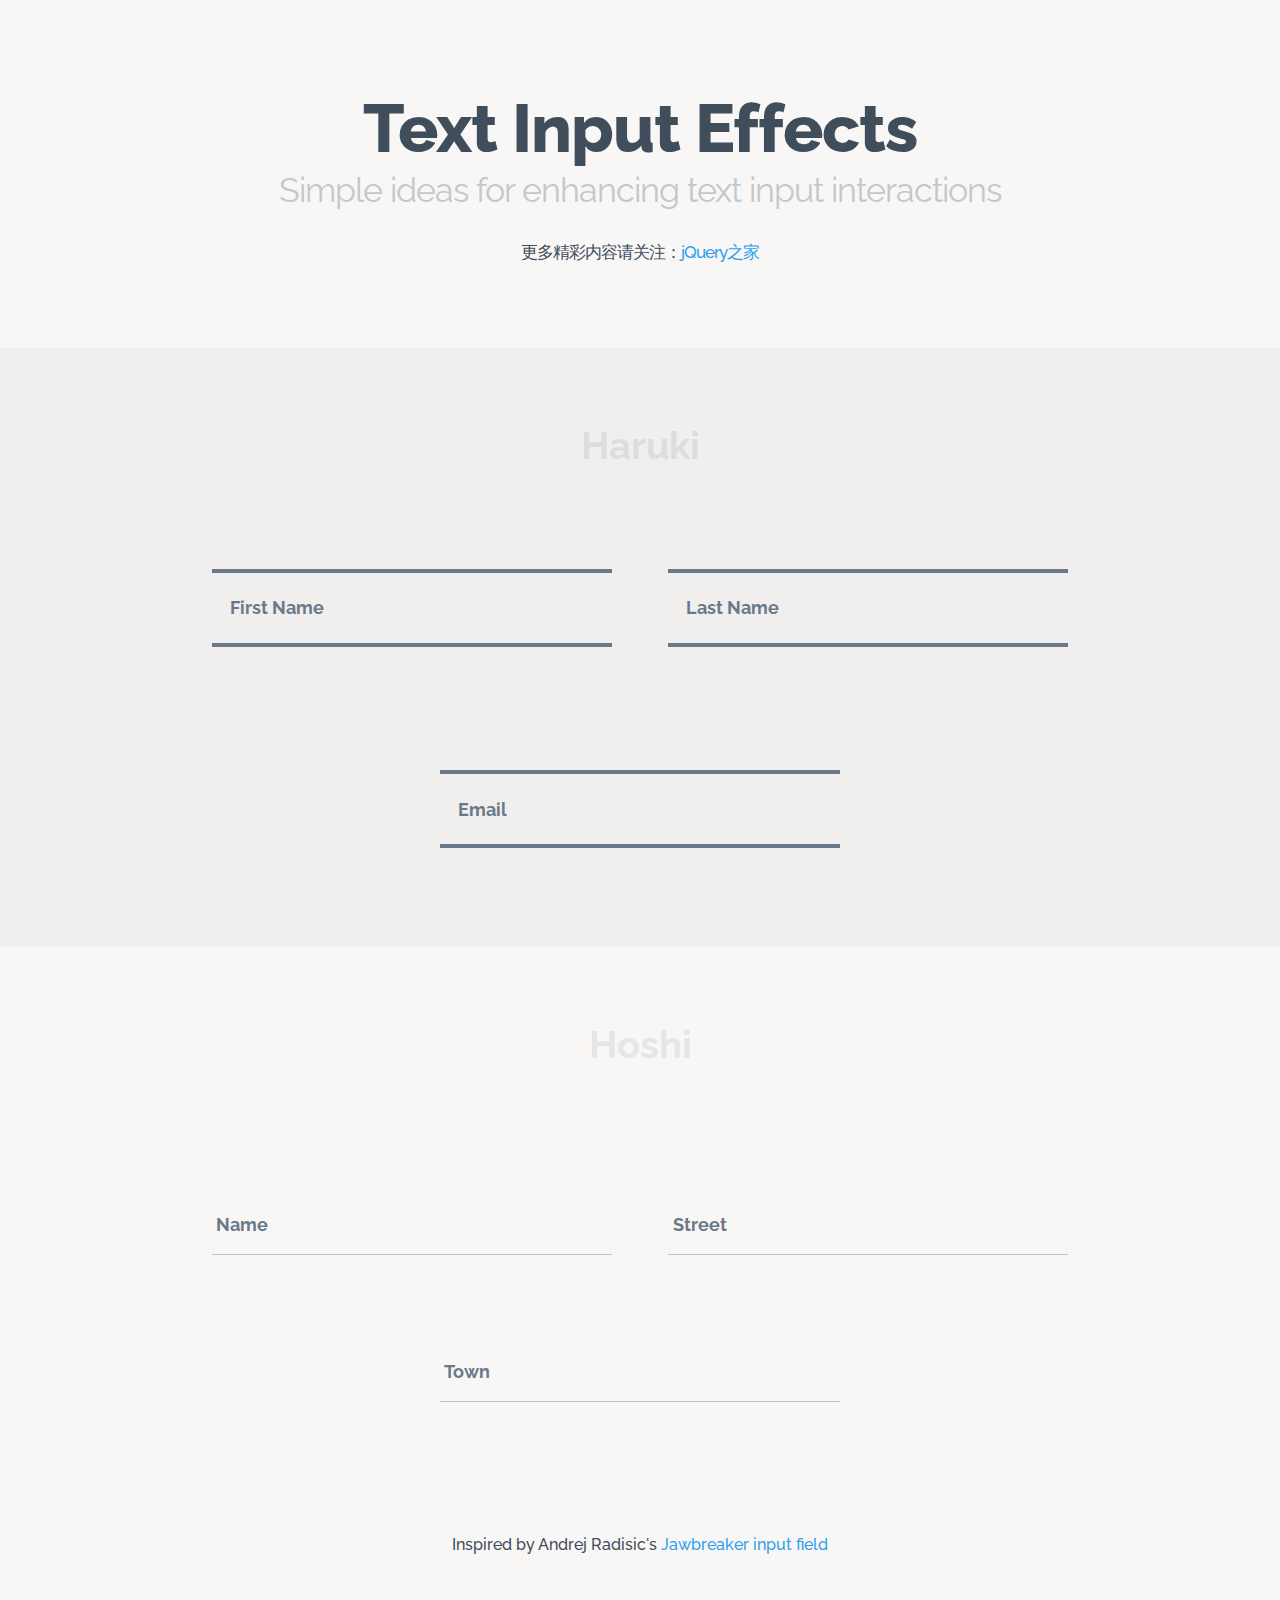
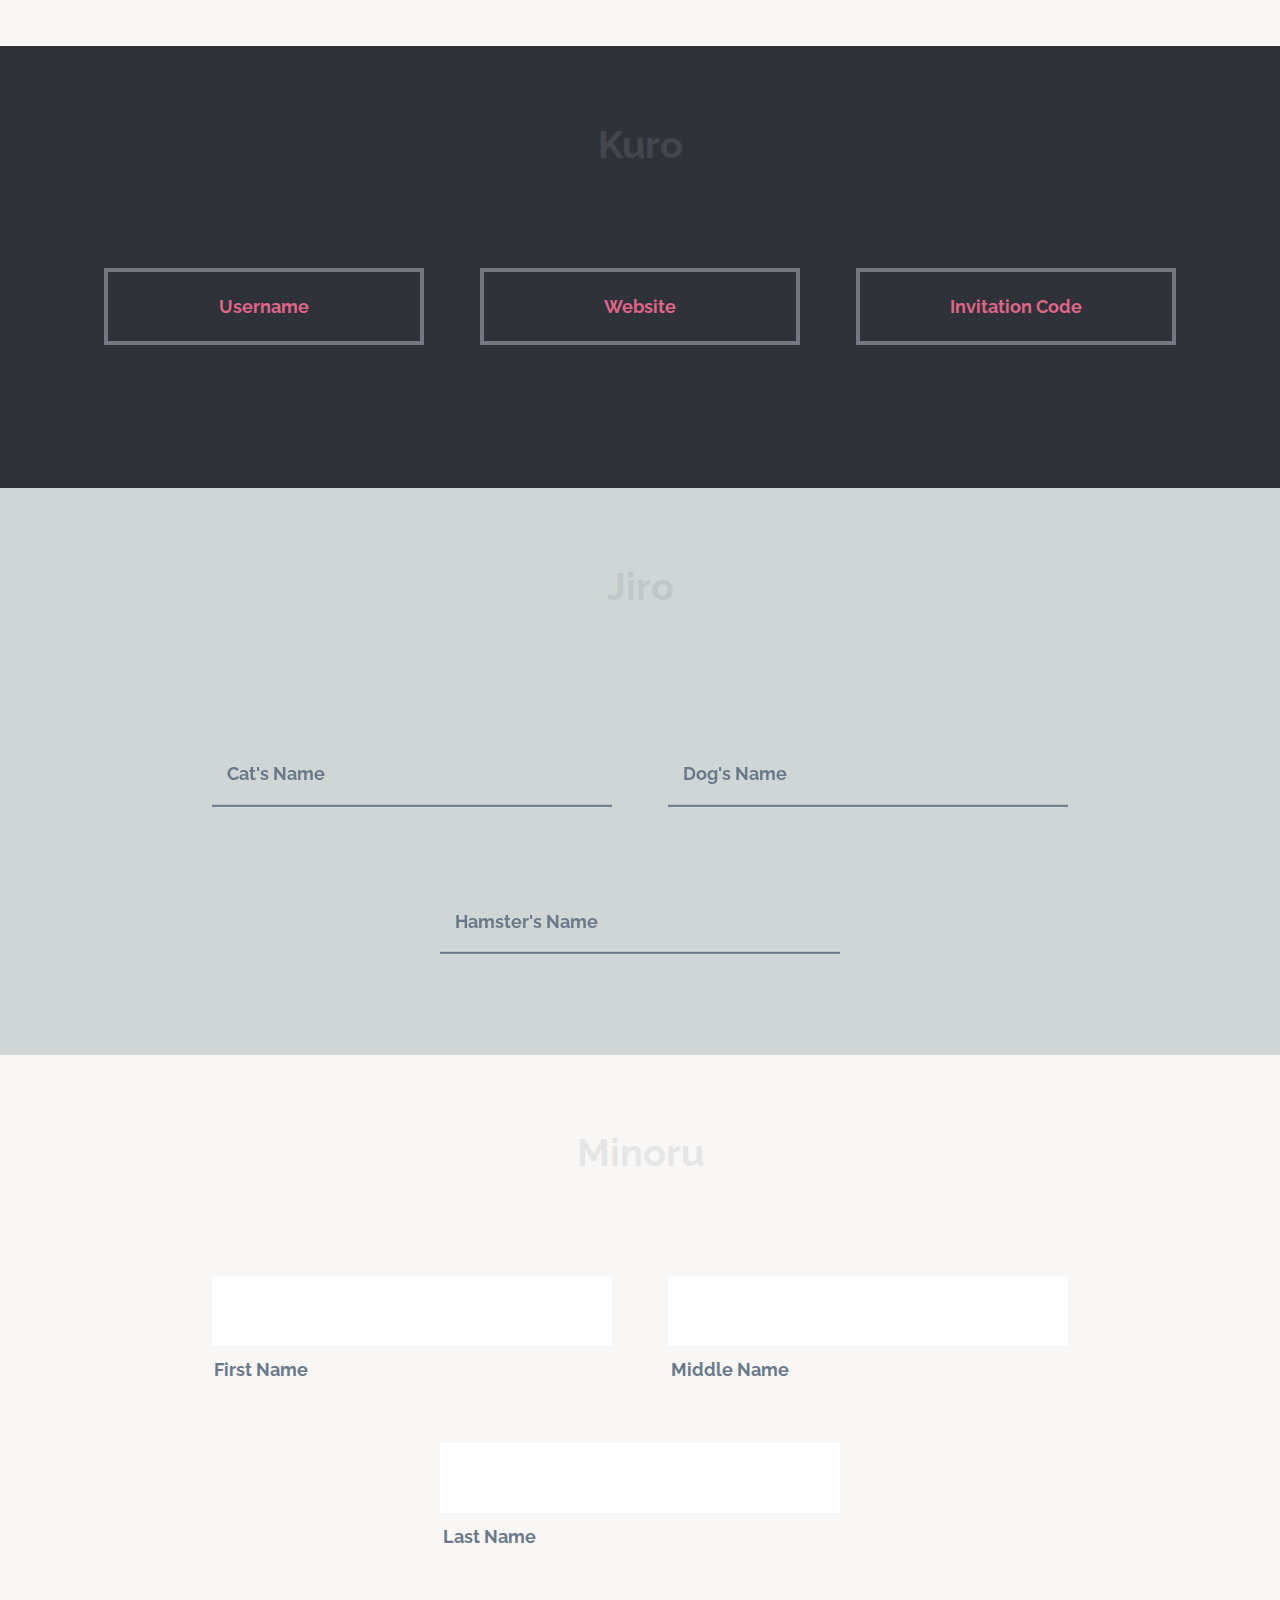
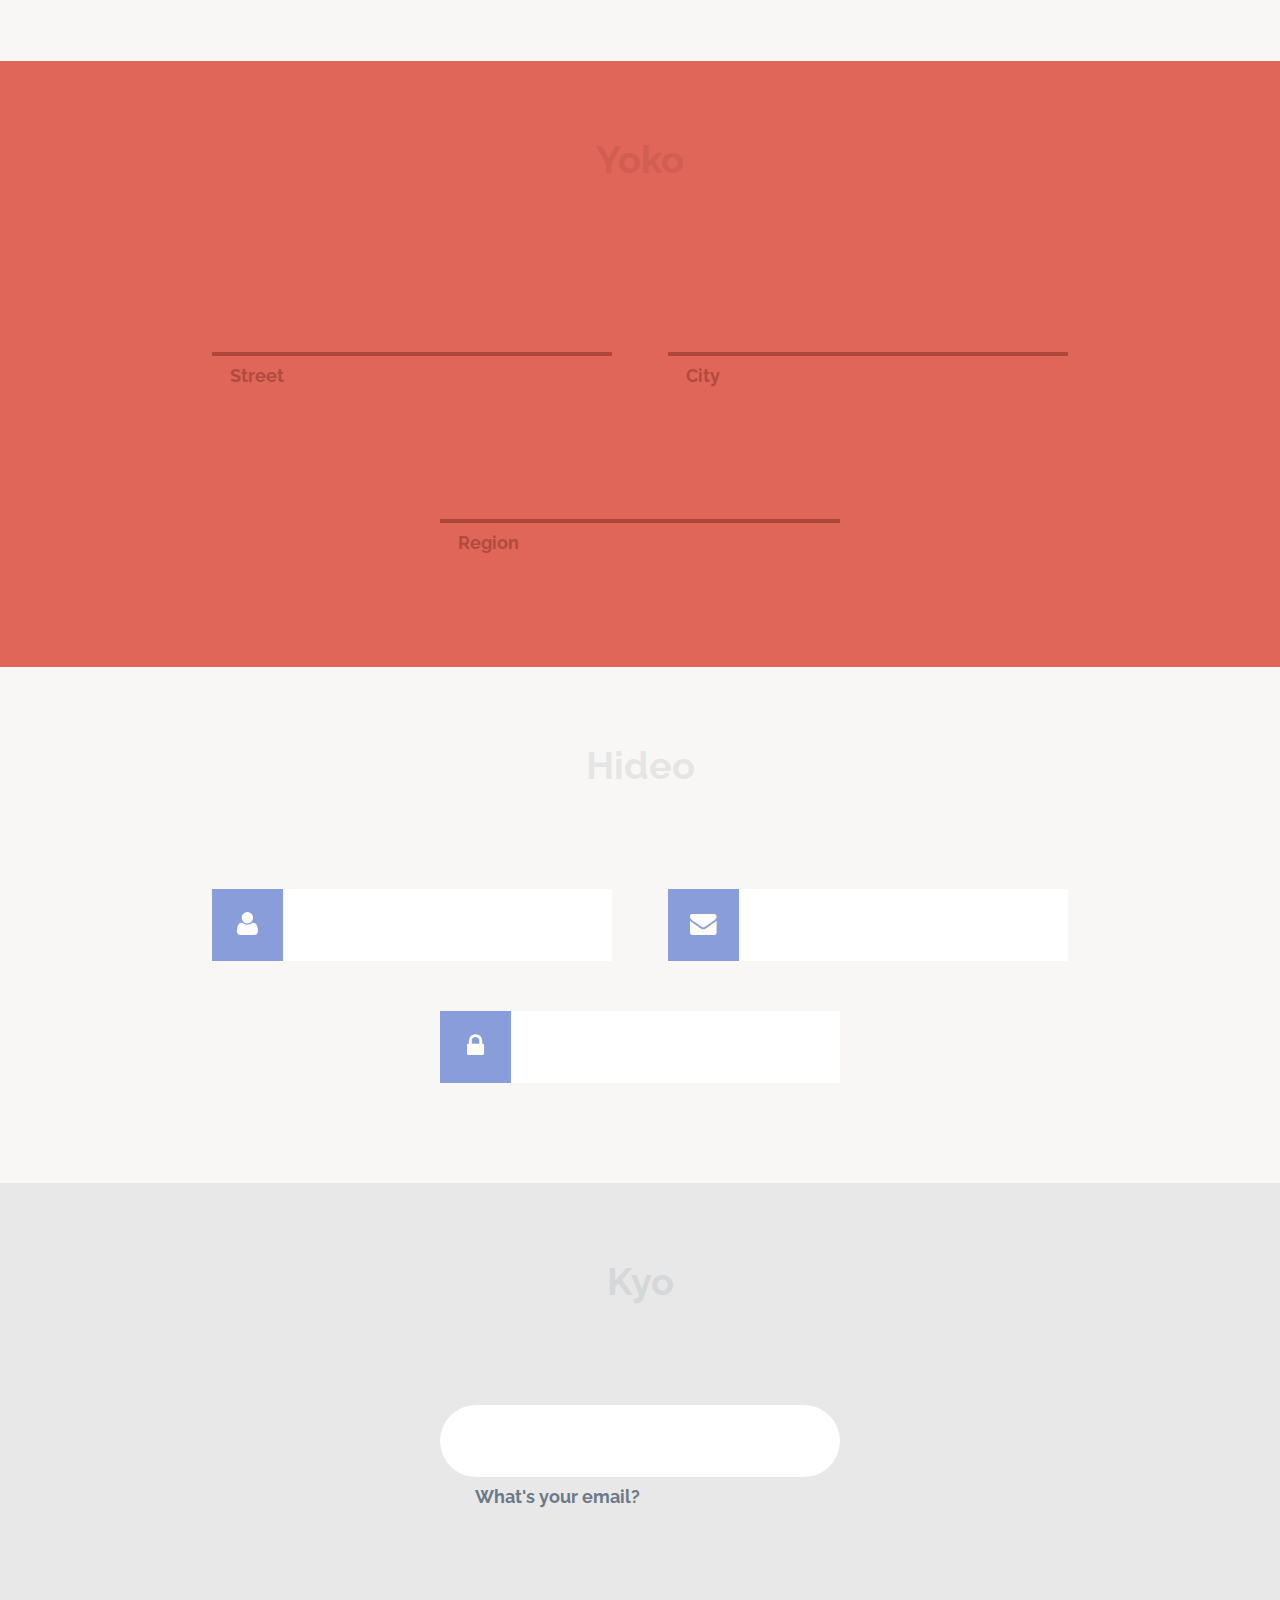
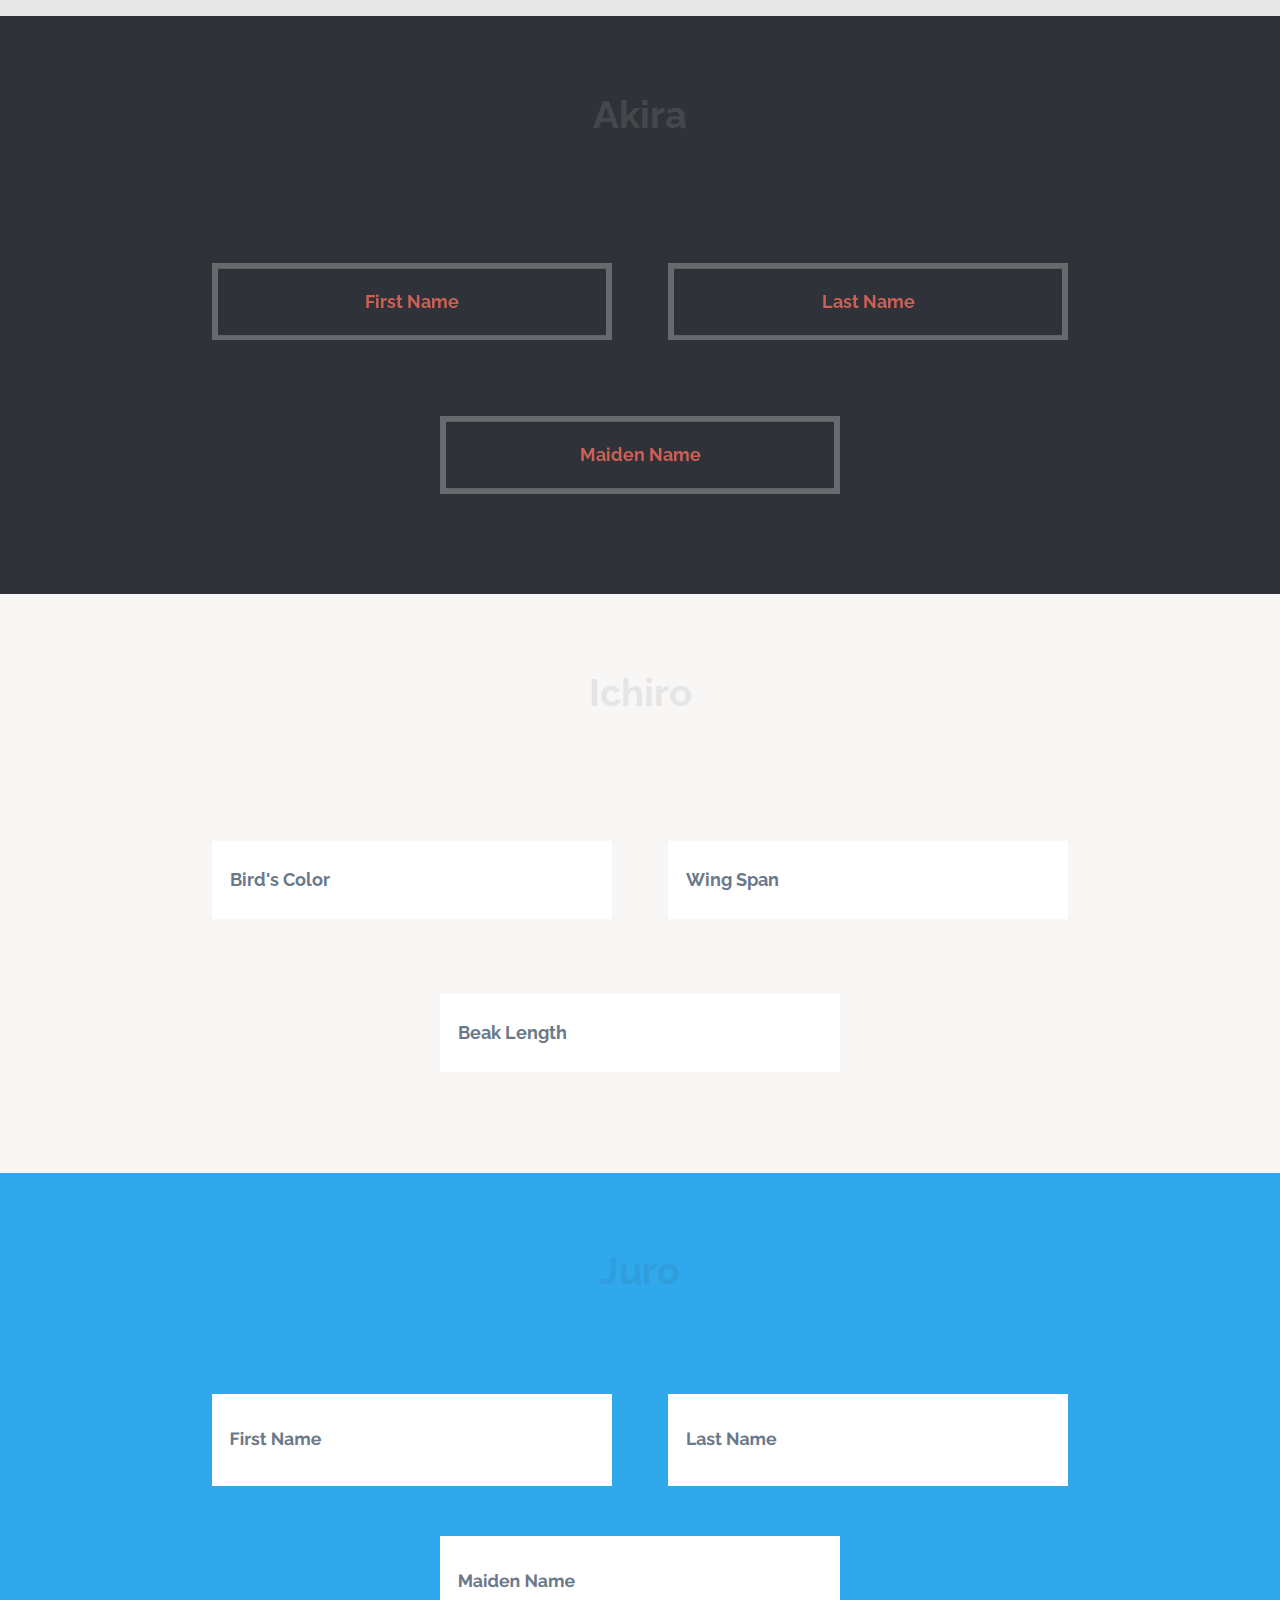
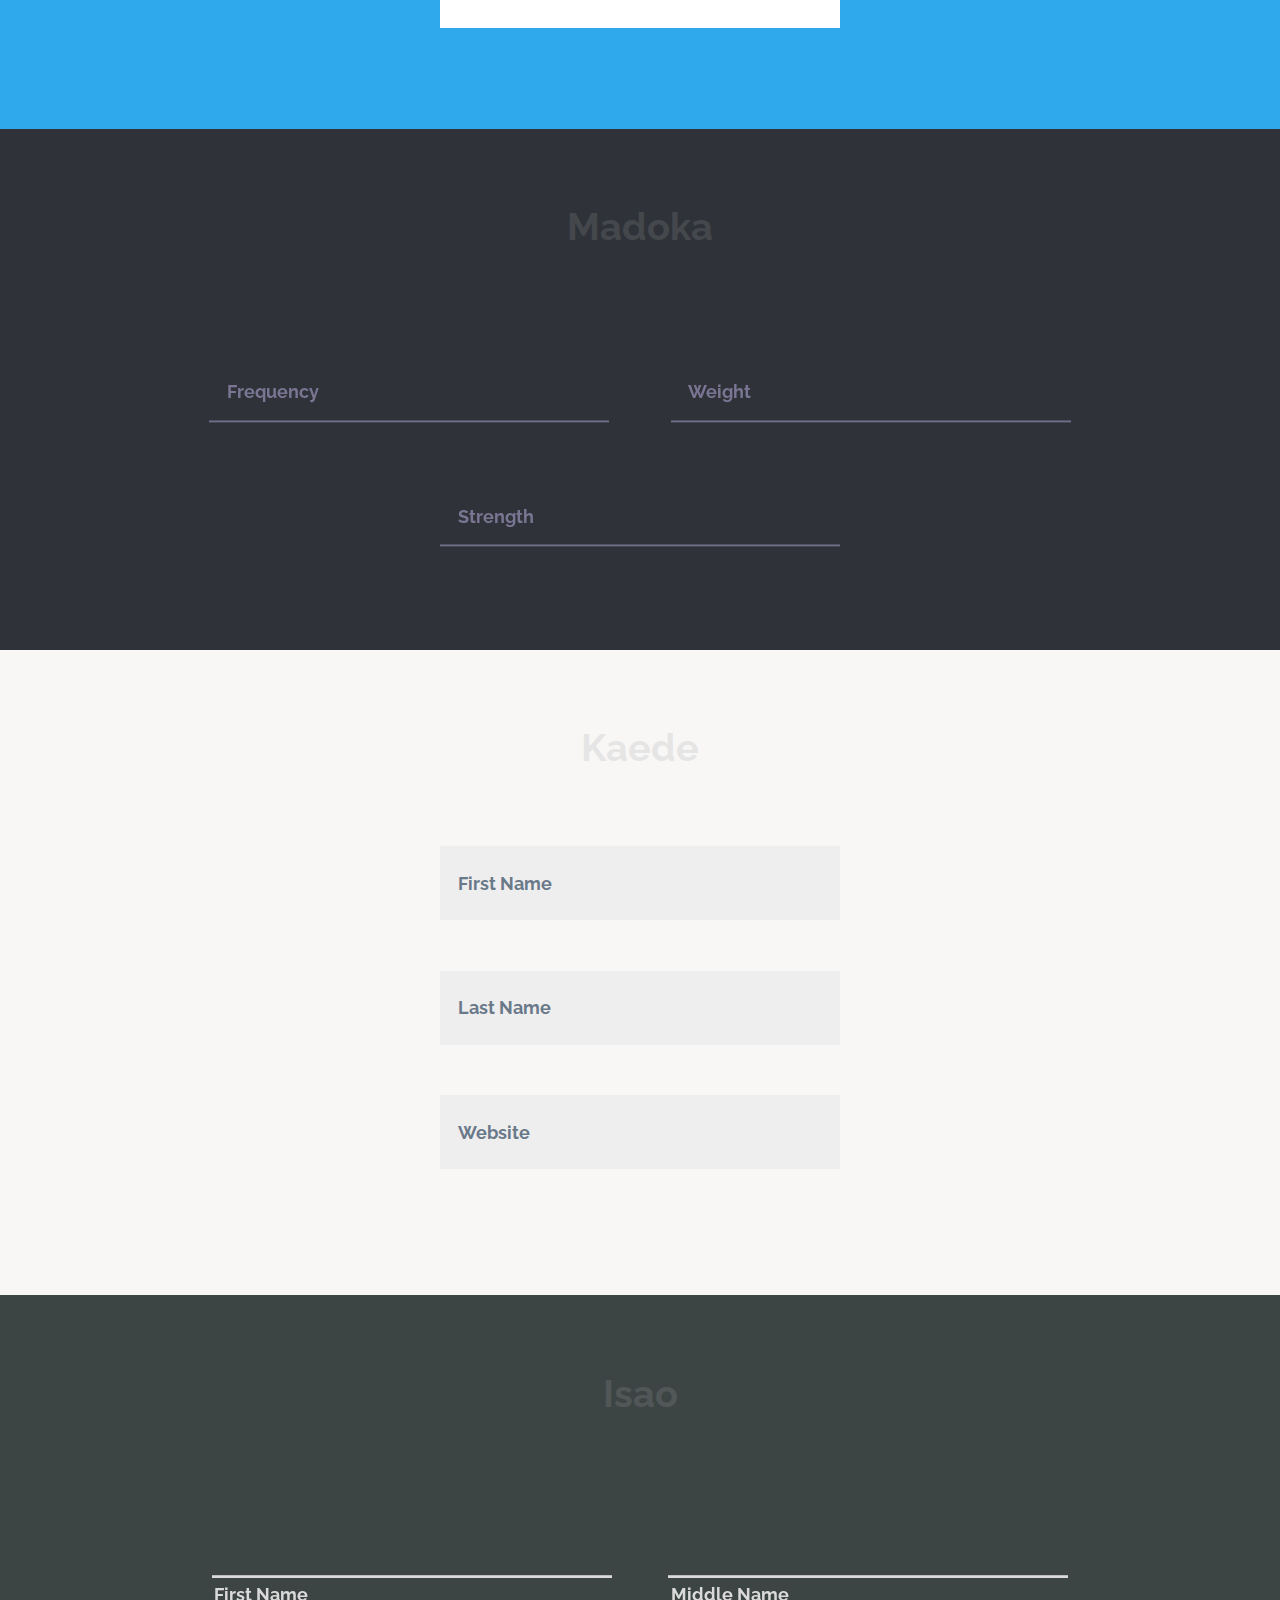
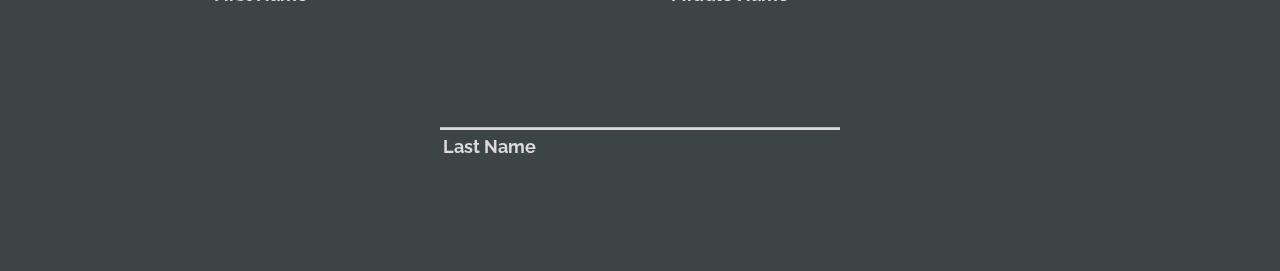
<file: target/classes/static/input/index.html>
<!DOCTYPE html>
<html lang="zh" class="no-js">
	<head>
		<meta charset="UTF-8" />
		<meta http-equiv="X-UA-Compatible" content="IE=edge">
		<meta name="viewport" content="width=device-width, initial-scale=1">
		<title>14种CSS3炫酷表单input输入框美化效果_jQuery之家-自由分享jQuery、html5、css3的插件库</title>
		<link rel="stylesheet" type="text/css" href="css/normalize.css" />
		<link rel="stylesheet" type="text/css" href="fonts/font-awesome-4.2.0/css/font-awesome.min.css" />
		<link rel="stylesheet" type="text/css" href="css/demo.css" />
		<link rel="stylesheet" type="text/css" href="css/component.css" />
		<!--[if IE]>
  		<script src="http://libs.useso.com/js/html5shiv/3.7/html5shiv.min.js"></script>
		<![endif]-->
	</head>
	<body>
		<div class="container">
			<header class="codrops-header">
				<h1>Text Input Effects <span>Simple ideas for enhancing text input interactions</span></h1>
				<p>更多精彩内容请关注：<a href="http://www.htmleaf.com/" target="_blank">jQuery之家</a></p>
			</header>
			<section class="content bgcolor-1">
				<h2 class="nomargin-bottom">Haruki</h2>
				<span class="input input--haruki">
					<input class="input__field input__field--haruki" type="text" id="input-1" />
					<label class="input__label input__label--haruki" for="input-1">
						<span class="input__label-content input__label-content--haruki">First Name</span>
					</label>
				</span>
				<span class="input input--haruki">
					<input class="input__field input__field--haruki" type="text" id="input-2" />
					<label class="input__label input__label--haruki" for="input-2">
						<span class="input__label-content input__label-content--haruki">Last Name</span>
					</label>
				</span>
				<span class="input input--haruki">
					<input class="input__field input__field--haruki" type="text" id="input-3" />
					<label class="input__label input__label--haruki" for="input-3">
						<span class="input__label-content input__label-content--haruki">Email</span>
					</label>
				</span>
			</section>
			<section class="content">
				<h2>Hoshi</h2>
				<span class="input input--hoshi">
					<input class="input__field input__field--hoshi" type="text" id="input-4" />
					<label class="input__label input__label--hoshi input__label--hoshi-color-1" for="input-4">
						<span class="input__label-content input__label-content--hoshi">Name</span>
					</label>
				</span>
				<span class="input input--hoshi">
					<input class="input__field input__field--hoshi" type="text" id="input-5" />
					<label class="input__label input__label--hoshi input__label--hoshi-color-2" for="input-5">
						<span class="input__label-content input__label-content--hoshi">Street</span>
					</label>
				</span>
				<span class="input input--hoshi">
					<input class="input__field input__field--hoshi" type="text" id="input-6" />
					<label class="input__label input__label--hoshi input__label--hoshi-color-3" for="input-6">
						<span class="input__label-content input__label-content--hoshi">Town</span>
					</label>
				</span>
				<p>Inspired by Andrej Radisic's <a href="https://dribbble.com/shots/1785176-Jawbreaker-input-field">Jawbreaker input field</a></p>
			</section>
			<section class="content bgcolor-4">
				<h2>Kuro</h2>
				<span class="input input--kuro">
					<input class="input__field input__field--kuro" type="text" id="input-7" />
					<label class="input__label input__label--kuro" for="input-7">
						<span class="input__label-content input__label-content--kuro">Username</span>
					</label>
				</span>
				<span class="input input--kuro">
					<input class="input__field input__field--kuro" type="text" id="input-8" />
					<label class="input__label input__label--kuro" for="input-8">
						<span class="input__label-content input__label-content--kuro">Website</span>
					</label>
				</span>
				<span class="input input--kuro">
					<input class="input__field input__field--kuro" type="text" id="input-9" />
					<label class="input__label input__label--kuro" for="input-9">
						<span class="input__label-content input__label-content--kuro">Invitation Code</span>
					</label>
				</span>
			</section>
			<section class="content bgcolor-7">
				<h2>Jiro</h2>
				<span class="input input--jiro">
					<input class="input__field input__field--jiro" type="text" id="input-10" />
					<label class="input__label input__label--jiro" for="input-10">
						<span class="input__label-content input__label-content--jiro">Cat's Name</span>
					</label>
				</span>
				<span class="input input--jiro">
					<input class="input__field input__field--jiro" type="text" id="input-11" />
					<label class="input__label input__label--jiro" for="input-11">
						<span class="input__label-content input__label-content--jiro">Dog's Name</span>
					</label>
				</span>
				<span class="input input--jiro">
					<input class="input__field input__field--jiro" type="text" id="input-12" />
					<label class="input__label input__label--jiro" for="input-12">
						<span class="input__label-content input__label-content--jiro">Hamster's Name</span>
					</label>
				</span>
			</section>
			<section class="content">
				<h2>Minoru</h2>
				<span class="input input--minoru">
					<input class="input__field input__field--minoru" type="text" id="input-13" />
					<label class="input__label input__label--minoru" for="input-13">
						<span class="input__label-content input__label-content--minoru">First Name</span>
					</label>
				</span>
				<span class="input input--minoru">
					<input class="input__field input__field--minoru" type="text" id="input-14" />
					<label class="input__label input__label--minoru" for="input-14">
						<span class="input__label-content input__label-content--minoru">Middle Name</span>
					</label>
				</span>
				<span class="input input--minoru">
					<input class="input__field input__field--minoru" type="text" id="input-15" />
					<label class="input__label input__label--minoru" for="input-15">
						<span class="input__label-content input__label-content--minoru">Last Name</span>
					</label>
				</span>
			</section>
			<section class="content bgcolor-5">
				<h2>Yoko</h2>
				<span class="input input--minoru">
					<input class="input__field input__field--yoko" type="text" id="input-16" />
					<label class="input__label input__label--yoko" for="input-16">
						<span class="input__label-content input__label-content--yoko">Street</span>
					</label>
				</span>
				<span class="input input--minoru">
					<input class="input__field input__field--yoko" type="text" id="input-17" />
					<label class="input__label input__label--yoko" for="input-17">
						<span class="input__label-content input__label-content--yoko">City</span>
					</label>
				</span>
				<span class="input input--minoru">
					<input class="input__field input__field--yoko" type="text" id="input-18" />
					<label class="input__label input__label--yoko" for="input-18">
						<span class="input__label-content input__label-content--yoko">Region</span>
					</label>
				</span>
			</section>
			<section class="content">
				<h2>Hideo</h2>
				<span class="input input--hideo">
					<input class="input__field input__field--hideo" type="text" id="input-41" />
					<label class="input__label input__label--hideo" for="input-41">
						<i class="fa fa-fw fa-user icon icon--hideo"></i>
						<span class="input__label-content input__label-content--hideo">Username</span>
					</label>
				</span>
				<span class="input input--hideo">
					<input class="input__field input__field--hideo" type="text" id="input-42" />
					<label class="input__label input__label--hideo" for="input-42">
						<i class="fa fa-fw fa-envelope icon icon--hideo"></i>
						<span class="input__label-content input__label-content--hideo">Email</span>
					</label>
				</span>
				<span class="input input--hideo">
					<input class="input__field input__field--hideo" type="text" id="input-43" />
					<label class="input__label input__label--hideo" for="input-43">
						<i class="fa fa-fw fa-lock icon icon--hideo"></i>
						<span class="input__label-content input__label-content--hideo">Password</span>
					</label>
				</span>
			</section>
			<section class="content bgcolor-3">
				<h2>Kyo</h2>
				<span class="input input--kyo">
					<input class="input__field input__field--kyo" type="text" id="input-19" />
					<label class="input__label input__label--kyo" for="input-19">
						<span class="input__label-content input__label-content--kyo">What's your email?</span>
					</label>
				</span>
			</section>
			<section class="content bgcolor-4">
				<h2>Akira</h2>
				<span class="input input--akira">
					<input class="input__field input__field--akira" type="text" id="input-22" />
					<label class="input__label input__label--akira" for="input-22">
						<span class="input__label-content input__label-content--akira">First Name</span>
					</label>
				</span>
				<span class="input input--akira">
					<input class="input__field input__field--akira" type="text" id="input-23" />
					<label class="input__label input__label--akira" for="input-23">
						<span class="input__label-content input__label-content--akira">Last Name</span>
					</label>
				</span>
				<span class="input input--akira">
					<input class="input__field input__field--akira" type="text" id="input-24" />
					<label class="input__label input__label--akira" for="input-24">
						<span class="input__label-content input__label-content--akira">Maiden Name</span>
					</label>
				</span>
			</section>
			<section class="content">
				<h2>Ichiro</h2>
				<span class="input input--ichiro">
					<input class="input__field input__field--ichiro" type="text" id="input-25" />
					<label class="input__label input__label--ichiro" for="input-25">
						<span class="input__label-content input__label-content--ichiro">Bird's Color</span>
					</label>
				</span>
				<span class="input input--ichiro">
					<input class="input__field input__field--ichiro" type="text" id="input-26" />
					<label class="input__label input__label--ichiro" for="input-26">
						<span class="input__label-content input__label-content--ichiro">Wing Span</span>
					</label>
				</span>
				<span class="input input--ichiro">
					<input class="input__field input__field--ichiro" type="text" id="input-27" />
					<label class="input__label input__label--ichiro" for="input-27">
						<span class="input__label-content input__label-content--ichiro">Beak Length</span>
					</label>
				</span>
			</section>
			<section class="content bgcolor-6">
				<h2>Juro</h2>
				<span class="input input--juro">
					<input class="input__field input__field--juro" type="text" id="input-28" />
					<label class="input__label input__label--juro" for="input-28">
						<span class="input__label-content input__label-content--juro">First Name</span>
					</label>
				</span>
				<span class="input input--juro">
					<input class="input__field input__field--juro" type="text" id="input-29" />
					<label class="input__label input__label--juro" for="input-29">
						<span class="input__label-content input__label-content--juro">Last Name</span>
					</label>
				</span>
				<span class="input input--juro">
					<input class="input__field input__field--juro" type="text" id="input-30" />
					<label class="input__label input__label--juro" for="input-30">
						<span class="input__label-content input__label-content--juro">Maiden Name</span>
					</label>
				</span>
			</section>
			<section class="content bgcolor-4">
				<h2>Madoka</h2>
				<span class="input input--madoka">
					<input class="input__field input__field--madoka" type="text" id="input-31" />
					<label class="input__label input__label--madoka" for="input-31">
						<svg class="graphic graphic--madoka" width="100%" height="100%" viewBox="0 0 404 77" preserveAspectRatio="none">
							<path d="m0,0l404,0l0,77l-404,0l0,-77z"/>
						</svg>
						<span class="input__label-content input__label-content--madoka">Frequency</span>
					</label>
				</span>
				<span class="input input--madoka">
					<input class="input__field input__field--madoka" type="text" id="input-32" />
					<label class="input__label input__label--madoka" for="input-32">
						<svg class="graphic graphic--madoka" width="100%" height="100%" viewBox="0 0 404 77" preserveAspectRatio="none">
							<path d="m0,0l404,0l0,77l-404,0l0,-77z"/>
						</svg>
						<span class="input__label-content input__label-content--madoka">Weight</span>
					</label>
				</span>
				<span class="input input--madoka">
					<input class="input__field input__field--madoka" type="text" id="input-33" />
					<label class="input__label input__label--madoka" for="input-33">
						<svg class="graphic graphic--madoka" width="100%" height="100%" viewBox="0 0 404 77" preserveAspectRatio="none">
							<path d="m0,0l404,0l0,77l-404,0l0,-77z"/>
						</svg>
						<span class="input__label-content input__label-content--madoka">Strength</span>
					</label>
				</span>
			</section>
			<section class="content">
				<h2>Kaede</h2>
				<span class="input input--kaede">
					<input class="input__field input__field--kaede" type="text" id="input-35" />
					<label class="input__label input__label--kaede" for="input-35">
						<span class="input__label-content input__label-content--kaede">First Name</span>
					</label>
				</span>
				<span class="input input--kaede">
					<input class="input__field input__field--kaede" type="text" id="input-36" />
					<label class="input__label input__label--kaede" for="input-36">
						<span class="input__label-content input__label-content--kaede">Last Name</span>
					</label>
				</span>
				<span class="input input--kaede">
					<input class="input__field input__field--kaede" type="text" id="input-37" />
					<label class="input__label input__label--kaede" for="input-37">
						<span class="input__label-content input__label-content--kaede">Website</span>
					</label>
				</span>
			</section>
			<section class="content bgcolor-8">
				<h2>Isao</h2>
				<span class="input input--isao">
					<input class="input__field input__field--isao" type="text" id="input-38" />
					<label class="input__label input__label--isao" for="input-38" data-content="First Name">
						<span class="input__label-content input__label-content--isao">First Name</span>
					</label>
				</span>
				<span class="input input--isao">
					<input class="input__field input__field--isao" type="text" id="input-39" />
					<label class="input__label input__label--isao" for="input-39" data-content="Middle Name">
						<span class="input__label-content input__label-content--isao">Middle Name</span>
					</label>
				</span>
				<span class="input input--isao">
					<input class="input__field input__field--isao" type="text" id="input-40" />
					<label class="input__label input__label--isao" for="input-40" data-content="Last Name">
						<span class="input__label-content input__label-content--isao">Last Name</span>
					</label>
				</span>
			</section>
		</div><!-- /container -->
		<script src="js/classie.js"></script>
		<script>
			(function() {
				// trim polyfill : https://developer.mozilla.org/en-US/docs/Web/JavaScript/Reference/Global_Objects/String/Trim
				if (!String.prototype.trim) {
					(function() {
						// Make sure we trim BOM and NBSP
						var rtrim = /^[\s\uFEFF\xA0]+|[\s\uFEFF\xA0]+$/g;
						String.prototype.trim = function() {
							return this.replace(rtrim, '');
						};
					})();
				}

				[].slice.call( document.querySelectorAll( 'input.input__field' ) ).forEach( function( inputEl ) {
					// in case the input is already filled..
					if( inputEl.value.trim() !== '' ) {
						classie.add( inputEl.parentNode, 'input--filled' );
					}

					// events:
					inputEl.addEventListener( 'focus', onInputFocus );
					inputEl.addEventListener( 'blur', onInputBlur );
				} );

				function onInputFocus( ev ) {
					classie.add( ev.target.parentNode, 'input--filled' );
				}

				function onInputBlur( ev ) {
					if( ev.target.value.trim() === '' ) {
						classie.remove( ev.target.parentNode, 'input--filled' );
					}
				}
			})();
		</script>
	</body>
</html>
</file>
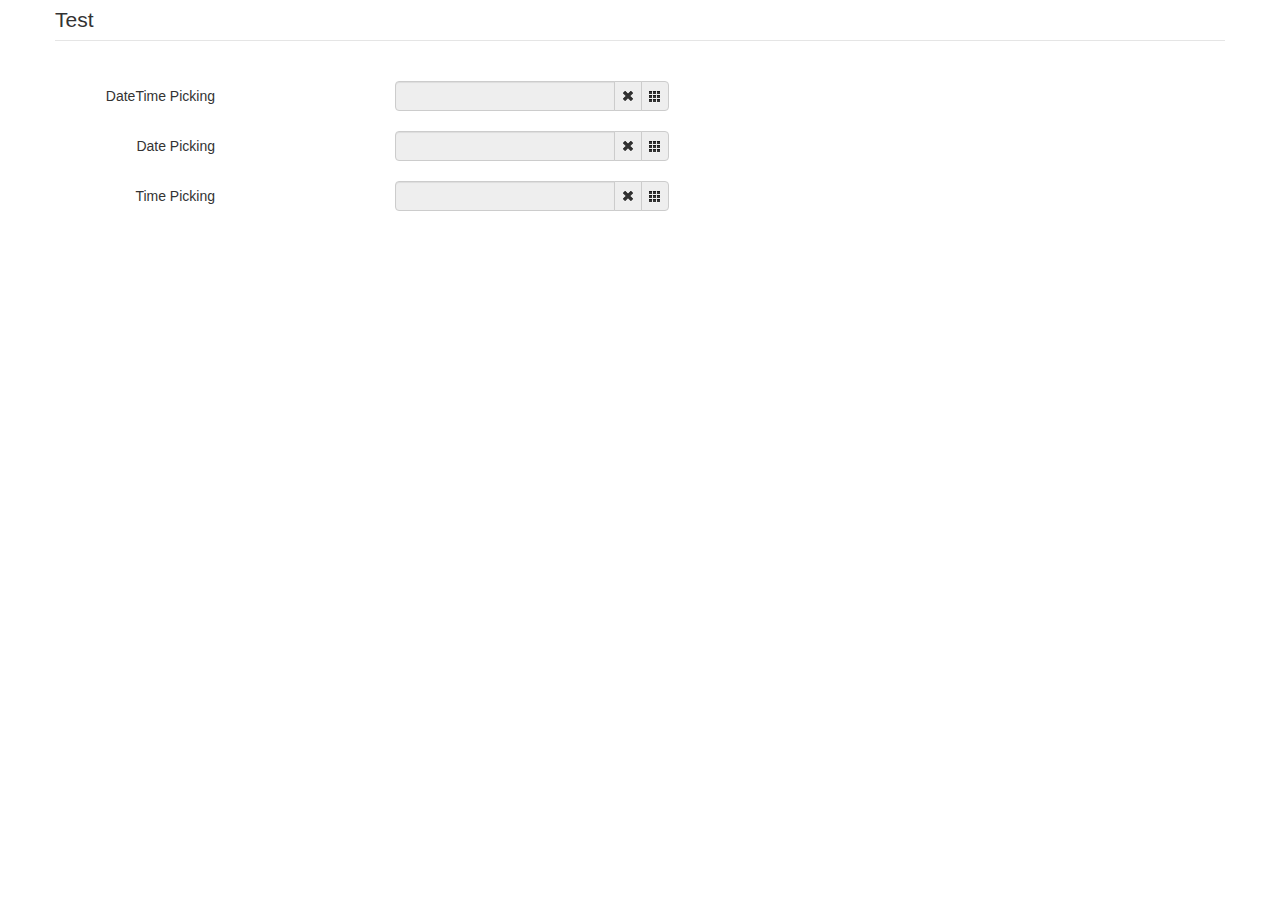
<file: target/classes/static/bootstrap-datetimepicker-master/sample in bootstrap v2/index.html>
<!DOCTYPE html>
<html>
<head>
    <title></title>
    <link href="./bootstrap/css/bootstrap.min.css" rel="stylesheet" media="screen">
    <link href="../css/bootstrap-datetimepicker.min.css" rel="stylesheet" media="screen">
</head>

<body>
<div class="container">
    <form action="" class="form-horizontal">
        <fieldset>
            <legend>Test</legend>
            <div class="control-group">
                <label class="control-label">DateTime Picking</label>
                <div class="controls input-append date form_datetime" data-date="1979-09-16T05:25:07Z" data-date-format="dd MM yyyy - HH:ii p" data-link-field="dtp_input1">
                    <input size="16" type="text" value="" readonly>
                    <span class="add-on"><i class="icon-remove"></i></span>
					<span class="add-on"><i class="icon-th"></i></span>
                </div>
				<input type="hidden" id="dtp_input1" value="" /><br/>
            </div>
			<div class="control-group">
                <label class="control-label">Date Picking</label>
                <div class="controls input-append date form_date" data-date="" data-date-format="dd MM yyyy" data-link-field="dtp_input2" data-link-format="yyyy-mm-dd">
                    <input size="16" type="text" value="" readonly>
                    <span class="add-on"><i class="icon-remove"></i></span>
					<span class="add-on"><i class="icon-th"></i></span>
                </div>
				<input type="hidden" id="dtp_input2" value="" /><br/>
            </div>
			<div class="control-group">
                <label class="control-label">Time Picking</label>
                <div class="controls input-append date form_time" data-date="" data-date-format="hh:ii" data-link-field="dtp_input3" data-link-format="hh:ii">
                    <input size="16" type="text" value="" readonly>
                    <span class="add-on"><i class="icon-remove"></i></span>
					<span class="add-on"><i class="icon-th"></i></span>
                </div>
				<input type="hidden" id="dtp_input3" value="" /><br/>
            </div>
        </fieldset>
    </form>
</div>

<script type="text/javascript" src="./jquery/jquery-1.8.3.min.js" charset="UTF-8"></script>
<script type="text/javascript" src="./bootstrap/js/bootstrap.min.js"></script>
<script type="text/javascript" src="../js/bootstrap-datetimepicker.js" charset="UTF-8"></script>
<script type="text/javascript" src="../js/locales/bootstrap-datetimepicker.fr.js" charset="UTF-8"></script>
<script type="text/javascript">
    $('.form_datetime').datetimepicker({
        //language:  'fr',
        weekStart: 1,
        todayBtn:  1,
		autoclose: 1,
		todayHighlight: 1,
		startView: 2,
		forceParse: 0,
        showMeridian: 1
    });
	$('.form_date').datetimepicker({
        language:  'fr',
        weekStart: 1,
        todayBtn:  1,
		autoclose: 1,
		todayHighlight: 1,
		startView: 2,
		minView: 2,
		forceParse: 0
    });
	$('.form_time').datetimepicker({
        language:  'fr',
        weekStart: 1,
        todayBtn:  1,
		autoclose: 1,
		todayHighlight: 1,
		startView: 1,
		minView: 0,
		maxView: 1,
		forceParse: 0
    });
</script>

</body>
</html>
</file>
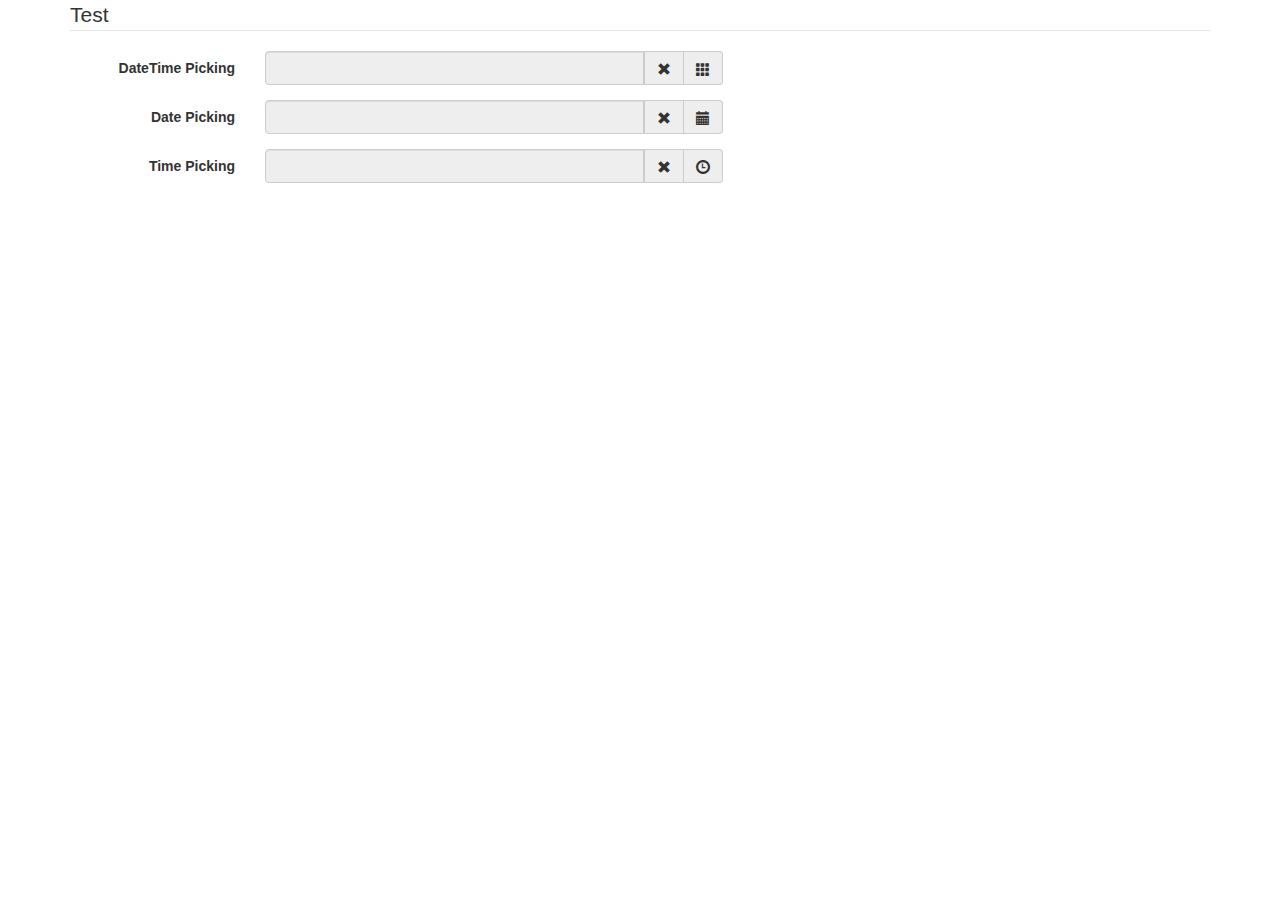
<file: target/classes/static/bootstrap-datetimepicker-master/sample in bootstrap v3/index.html>
<!DOCTYPE html>
<html>
<head>
    <title></title>
    <link href="./bootstrap/css/bootstrap.min.css" rel="stylesheet" media="screen">
    <link href="../css/bootstrap-datetimepicker.min.css" rel="stylesheet" media="screen">
</head>

<body>
<div class="container">
    <form action="" class="form-horizontal"  role="form">
        <fieldset>
            <legend>Test</legend>
            <div class="form-group">
                <label for="dtp_input1" class="col-md-2 control-label">DateTime Picking</label>
                <div class="input-group date form_datetime col-md-5" data-date="1979-09-16T05:25:07Z" data-date-format="dd MM yyyy - HH:ii p" data-link-field="dtp_input1">
                    <input class="form-control" size="16" type="text" value="" readonly>
                    <span class="input-group-addon"><span class="glyphicon glyphicon-remove"></span></span>
					<span class="input-group-addon"><span class="glyphicon glyphicon-th"></span></span>
                </div>
				<input type="hidden" id="dtp_input1" value="" /><br/>
            </div>
			<div class="form-group">
                <label for="dtp_input2" class="col-md-2 control-label">Date Picking</label>
                <div class="input-group date form_date col-md-5" data-date="" data-date-format="dd MM yyyy" data-link-field="dtp_input2" data-link-format="yyyy-mm-dd">
                    <input class="form-control" size="16" type="text" value="" readonly>
                    <span class="input-group-addon"><span class="glyphicon glyphicon-remove"></span></span>
					<span class="input-group-addon"><span class="glyphicon glyphicon-calendar"></span></span>
                </div>
				<input type="hidden" id="dtp_input2" value="" /><br/>
            </div>
			<div class="form-group">
                <label for="dtp_input3" class="col-md-2 control-label">Time Picking</label>
                <div class="input-group date form_time col-md-5" data-date="" data-date-format="hh:ii" data-link-field="dtp_input3" data-link-format="hh:ii">
                    <input class="form-control" size="16" type="text" value="" readonly>
                    <span class="input-group-addon"><span class="glyphicon glyphicon-remove"></span></span>
					<span class="input-group-addon"><span class="glyphicon glyphicon-time"></span></span>
                </div>
				<input type="hidden" id="dtp_input3" value="" /><br/>
            </div>
        </fieldset>
    </form>
</div>

<script type="text/javascript" src="./jquery/jquery-1.8.3.min.js" charset="UTF-8"></script>
<script type="text/javascript" src="./bootstrap/js/bootstrap.min.js"></script>
<script type="text/javascript" src="../js/bootstrap-datetimepicker.js" charset="UTF-8"></script>
<script type="text/javascript" src="../js/locales/bootstrap-datetimepicker.fr.js" charset="UTF-8"></script>
<script type="text/javascript">
    $('.form_datetime').datetimepicker({
        //language:  'fr',
        weekStart: 1,
        todayBtn:  1,
		autoclose: 1,
		todayHighlight: 1,
		startView: 2,
		forceParse: 0,
        showMeridian: 1
    });
	$('.form_date').datetimepicker({
        language:  'fr',
        weekStart: 1,
        todayBtn:  1,
		autoclose: 1,
		todayHighlight: 1,
		startView: 2,
		minView: 2,
		forceParse: 0
    });
	$('.form_time').datetimepicker({
        language:  'fr',
        weekStart: 1,
        todayBtn:  1,
		autoclose: 1,
		todayHighlight: 1,
		startView: 1,
		minView: 0,
		maxView: 1,
		forceParse: 0
    });
</script>

</body>
</html>
</file>
<file: target/classes/static/iCheck/skins/all.css>
/* iCheck plugin skins
----------------------------------- */
@import url("minimal/_all.css");
/*
@import url("minimal/minimal.css");
@import url("minimal/red.css");
@import url("minimal/green.css");
@import url("minimal/blue.css");
@import url("minimal/aero.css");
@import url("minimal/grey.css");
@import url("minimal/orange.css");
@import url("minimal/yellow.css");
@import url("minimal/pink.css");
@import url("minimal/purple.css");
*/

@import url("square/_all.css");
/*
@import url("square/square.css");
@import url("square/red.css");
@import url("square/green.css");
@import url("square/blue.css");
@import url("square/aero.css");
@import url("square/grey.css");
@import url("square/orange.css");
@import url("square/yellow.css");
@import url("square/pink.css");
@import url("square/purple.css");
*/

@import url("flat/_all.css");
/*
@import url("flat/flat.css");
@import url("flat/red.css");
@import url("flat/green.css");
@import url("flat/blue.css");
@import url("flat/aero.css");
@import url("flat/grey.css");
@import url("flat/orange.css");
@import url("flat/yellow.css");
@import url("flat/pink.css");
@import url("flat/purple.css");
*/

@import url("line/_all.css");
/*
@import url("line/line.css");
@import url("line/red.css");
@import url("line/green.css");
@import url("line/blue.css");
@import url("line/aero.css");
@import url("line/grey.css");
@import url("line/orange.css");
@import url("line/yellow.css");
@import url("line/pink.css");
@import url("line/purple.css");
*/

@import url("polaris/polaris.css");

@import url("futurico/futurico.css");
</file>
<file: target/classes/static/input/css/demo.css>
@import url(http://fonts.useso.com/css?family=Raleway:200,500,700,800);

@font-face {
	font-weight: normal;
	font-style: normal;
	font-family: 'codropsicons';
	src:url('../fonts/codropsicons/codropsicons.eot');
	src:url('../fonts/codropsicons/codropsicons.eot?#iefix') format('embedded-opentype'),
		url('../fonts/codropsicons/codropsicons.woff') format('woff'),
		url('../fonts/codropsicons/codropsicons.ttf') format('truetype'),
		url('../fonts/codropsicons/codropsicons.svg#codropsicons') format('svg');
}

*, *:after, *:before { -webkit-box-sizing: border-box; box-sizing: border-box; }
.clearfix:before, .clearfix:after { content: ''; display: table; }
.clearfix:after { clear: both; }

body {
	background: #f9f7f6;
	color: #404d5b;
	font-weight: 500;
	font-size: 1.05em;
	font-family: 'Raleway', Arial, sans-serif;
}

a {
	color: #2fa0ec;
	text-decoration: none;
	outline: none;
}

a:hover, a:focus {
	color: #74777b;
}

.container {
	margin: 0 auto;
	text-align: center;
	overflow: hidden;
}

.content {
	font-size: 150%;
	padding: 3em 0;
}

.content h2 {
	margin: 0 0 2em;
	opacity: 0.1;
}

.content p {
	margin: 1em 0;
	padding: 5em 0 0 0;
	font-size: 0.65em;
}

.bgcolor-1 { background: #f0efee; }
.bgcolor-2 { background: #f9f9f9; }
.bgcolor-3 { background: #e8e8e8; }
.bgcolor-4 { background: #2f3238; color: #fff; }
.bgcolor-5 { background: #df6659; color: #521e18; }
.bgcolor-6 { background: #2fa8ec; }
.bgcolor-7 { background: #d0d6d6; }
.bgcolor-8 { background: #3d4444; color: #fff; }

body .nomargin-bottom {
	margin-bottom: 0;
}

/* Header */
.codrops-header {
	padding: 3em 190px 4em;
	letter-spacing: -1px;
}

.codrops-header h1 {
	font-weight: 800;
	font-size: 4em;
	line-height: 1;
	margin-bottom: 0;
}

.codrops-header h1 span {
	display: block;
	font-size: 50%;
	font-weight: 400;
	padding: 0.325em 0 0.5em 0;
	color: #c3c8cd;
}

/* Top Navigation Style */
.codrops-links {
	position: relative;
	display: inline-block;
	white-space: nowrap;
	font-size: 1.25em;
	text-align: center;
}

.codrops-links::after {
	position: absolute;
	top: 0;
	left: 50%;
	margin-left: -1px;
	width: 2px;
	height: 100%;
	background: #dbdbdb;
	content: '';
	-webkit-transform: rotate3d(0,0,1,22.5deg);
	transform: rotate3d(0,0,1,22.5deg);
}

.codrops-icon {
	display: inline-block;
	margin: 0.5em;
	padding: 0em 0;
	width: 1.5em;
	text-decoration: none;
}

.codrops-icon span {
	display: none;
}

.codrops-icon:before {
	margin: 0 5px;
	text-transform: none;
	font-weight: normal;
	font-style: normal;
	font-variant: normal;
	font-family: 'codropsicons';
	line-height: 1;
	speak: none;
	-webkit-font-smoothing: antialiased;
}

.codrops-icon--drop:before {
	content: "\e001";
}

.codrops-icon--prev:before {
	content: "\e004";
}

/* Related demos */
.content--related {
	text-align: center;
	color: #D8DADB;
	font-weight: bold;
}

.media-item {
	display: inline-block;
	padding: 1em;
	vertical-align: top;
	-webkit-transition: color 0.3s;
	transition: color 0.3s;
}

.media-item__img {
	opacity: 0.8;
	-webkit-transition: opacity 0.3s;
	transition: opacity 0.3s;
}

.media-item:hover .media-item__img,
.media-item:focus .media-item__img {
	opacity: 1;
}

.media-item__title {
	font-size: 0.75em;
	margin: 0;
	padding: 0.5em;
}

@media screen and (max-width: 50em) {
	.codrops-header {
		padding: 3em 10% 4em;
	}
}

@media screen and (max-width: 40em) {
	.codrops-header h1 {
		font-size: 2.8em;
	}
}
</file>
<file: target/classes/static/input/css/component.css>
.input {
	position: relative;
	z-index: 1;
	display: inline-block;
	margin: 1em;
	max-width: 400px;
	width: calc(100% - 2em);
	vertical-align: top;
}

.input__field {
	position: relative;
	display: block;
	float: right;
	padding: 0.8em;
	width: 60%;
	border: none;
	border-radius: 0;
	background: #f0f0f0;
	color: #aaa;
	font-weight: bold;
	font-family: "Helvetica Neue", Helvetica, Arial, sans-serif;
	-webkit-appearance: none; /* for box shadows to show on iOS */
}

.input__field:focus {
	outline: none;
}

.input__label {
	display: inline-block;
	float: right;
	padding: 0 1em;
	width: 40%;
	color: #6a7989;
	font-weight: bold;
	font-size: 70.25%;
	-webkit-touch-callout: none;
	-webkit-user-select: none;
	-khtml-user-select: none;
	-moz-user-select: none;
	-ms-user-select: none;
	user-select: none;
}

.input__label-content {
	position: relative;
	display: block;
	padding: 1.6em 0;
	width: 100%;
}

.graphic {
	position: absolute;
	top: 0;
	left: 0;
	fill: none;
}

.icon {
	color: #ddd;
	font-size: 150%;
}

/* Individual styles */

/* Haruki */

.input--haruki {
	margin: 4em 1em 1em;
}

.input__field--haruki {
	padding: 0.4em 0.25em;
	width: 100%;
	background: transparent;
	color: #AFB5BB;
	font-size: 1.55em;
}

.input__label--haruki {
	position: absolute;
	width: 100%;
	text-align: left;
	pointer-events: none;
}

.input__label-content--haruki {
	-webkit-transition: -webkit-transform 0.3s;
	transition: transform 0.3s;
}

.input__label--haruki::before,
.input__label--haruki::after {
	content: '';
	position: absolute;
	left: 0;
	z-index: -1;
	width: 100%;
	height: 4px;
	background: #6a7989;
	-webkit-transition: -webkit-transform 0.3s;
	transition: transform 0.3s;
}

.input__label--haruki::before {
	top: 0;
}

.input__label--haruki::after {
	bottom: 0;
}

.input__field--haruki:focus + .input__label--haruki .input__label-content--haruki,
.input--filled .input__label-content--haruki {
	-webkit-transform: translate3d(0, -90%, 0);
	transform: translate3d(0, -90%, 0);
}

.input__field--haruki:focus + .input__label--haruki::before,
.input--filled .input__label--haruki::before {
	-webkit-transform: translate3d(0, -0.5em, 0);
	transform: translate3d(0, -0.5em, 0);
}

.input__field--haruki:focus + .input__label--haruki::after,
.input--filled .input__label--haruki::after {
	-webkit-transform: translate3d(0, 0.5em, 0);
	transform: translate3d(0, 0.5em, 0);
}

/* Hoshi */
.input--hoshi {
	overflow: hidden;
}

.input__field--hoshi {
	margin-top: 1em;
	padding: 0.85em 0.15em;
	width: 100%;
	background: transparent;
	color: #595F6E;
}

.input__label--hoshi {
	position: absolute;
	bottom: 0;
	left: 0;
	padding: 0 0.25em;
	width: 100%;
	height: calc(100% - 1em);
	text-align: left;
	pointer-events: none;
}

.input__label-content--hoshi {
	position: absolute;
}

.input__label--hoshi::before,
.input__label--hoshi::after {
	content: '';
	position: absolute;
	top: 0;
	left: 0;
	width: 100%;
	height: calc(100% - 10px);
	border-bottom: 1px solid #B9C1CA;
}

.input__label--hoshi::after {
	margin-top: 2px;
	border-bottom: 4px solid red;
	-webkit-transform: translate3d(-100%, 0, 0);
	transform: translate3d(-100%, 0, 0);
	-webkit-transition: -webkit-transform 0.3s;
	transition: transform 0.3s;
}

.input__label--hoshi-color-1::after {
	border-color: hsl(200, 100%, 50%);
}

.input__label--hoshi-color-2::after {
	border-color: hsl(160, 100%, 50%);
}

.input__label--hoshi-color-3::after {
	border-color: hsl(20, 100%, 50%);
}

.input__field--hoshi:focus + .input__label--hoshi::after,
.input--filled .input__label--hoshi::after {
	-webkit-transform: translate3d(0, 0, 0);
	transform: translate3d(0, 0, 0);
}

.input__field--hoshi:focus + .input__label--hoshi .input__label-content--hoshi,
.input--filled .input__label-content--hoshi {
	-webkit-animation: anim-1 0.3s forwards;
	animation: anim-1 0.3s forwards;
}

@-webkit-keyframes anim-1 {
	50% {
		opacity: 0;
		-webkit-transform: translate3d(1em, 0, 0);
		transform: translate3d(1em, 0, 0);
	}
	51% {
		opacity: 0;
		-webkit-transform: translate3d(-1em, -40%, 0);
		transform: translate3d(-1em, -40%, 0);
	}
	100% {
		opacity: 1;
		-webkit-transform: translate3d(0, -40%, 0);
		transform: translate3d(0, -40%, 0);
	}
}

@keyframes anim-1 {
	50% {
		opacity: 0;
		-webkit-transform: translate3d(1em, 0, 0);
		transform: translate3d(1em, 0, 0);
	}
	51% {
		opacity: 0;
		-webkit-transform: translate3d(-1em, -40%, 0);
		transform: translate3d(-1em, -40%, 0);
	}
	100% {
		opacity: 1;
		-webkit-transform: translate3d(0, -40%, 0);
		transform: translate3d(0, -40%, 0);
	}
}

/* Kuro */
.input--kuro {
	max-width: 320px;
	margin-bottom: 3em;
}

.input__field--kuro {
	width: 100%;
	background: transparent;
	color: #9196A1;
	opacity: 0;
	text-align: center;
	-webkit-transition: opacity 0.3s;
	transition: opacity 0.3s;
}

.input__label--kuro {
	position: absolute;
	left: 0;
	width: 100%;
	color: #df6589;
	pointer-events: none;
}

.input__label--kuro::before,
.input__label--kuro::after {
	content: '';
	position: absolute;
	top: 0;
	left: 0;
	width: 50%;
	height: 100%;
	border: 4px solid #747981;
	-webkit-transition: -webkit-transform 0.3s;
	transition: transform 0.3s;
}

.input__label--kuro::before {
	border-right: none;
}

.input__label--kuro::after {
	left: 50%;
	border-left: none;
}

.input__field--kuro:focus,
.input--filled .input__field--kuro {
	opacity: 1;
	-webkit-transition-delay: 0.3s;
	transition-delay: 0.3s;
}

.input__field--kuro:focus + .input__label--kuro::before,
.input--filled .input__label--kuro::before {
	-webkit-transform: translate3d(-10%, 0, 0);
	transform: translate3d(-10%, 0, 0);
}

.input__field--kuro:focus + .input__label--kuro::after,
.input--filled .input__label--kuro::after {
	-webkit-transform: translate3d(10%, 0, 0);
	transform: translate3d(10%, 0, 0);
}

.input__field--kuro:focus + .input__label--kuro .input__label-content--kuro,
.input--filled .input__label-content--kuro {
	-webkit-animation: anim-2 0.3s forwards;
	animation: anim-2 0.3s forwards;
}

@-webkit-keyframes anim-2 {
	50% {
		opacity: 0;
		-webkit-transform: scale3d(0.3, 0.3, 1);
		transform: scale3d(0.3, 0.3, 1);
	}
	51% {
		opacity: 0;
		-webkit-transform: translate3d(0, 3.7em, 0) scale3d(0.3, 0.3, 1);
		transform: translate3d(0, 3.7em, 0) scale3d(0.3, 0.3, 1);
	}
	100% {
		opacity: 1;
		-webkit-transform: translate3d(0, 3.7em, 0);
		transform: translate3d(0, 3.7em, 0);
	}
}

@keyframes anim-2 {
	50% {
		opacity: 0;
		-webkit-transform: scale3d(0.3, 0.3, 1);
		transform: scale3d(0.3, 0.3, 1);
	}
	51% {
		opacity: 0;
		-webkit-transform: translate3d(0, 3.7em, 0) scale3d(0.3, 0.3, 1);
		transform: translate3d(0, 3.7em, 0) scale3d(0.3, 0.3, 1);
	}
	100% {
		opacity: 1;
		-webkit-transform: translate3d(0, 3.7em, 0);
		transform: translate3d(0, 3.7em, 0);
	}
}

/* Jiro */
.input--jiro {
	margin-top: 2em;
}

.input__field--jiro {
	padding: 0.85em 0.5em;
	width: 100%;
	background: transparent;
	color: #DDE2E2;
	opacity: 0;
	-webkit-transition: opacity 0.3s;
	transition: opacity 0.3s;
}

.input__label--jiro {
	position: absolute;
	left: 0;
	padding: 0 0.85em;
	width: 100%;
	height: 100%;
	text-align: left;
	pointer-events: none;
}

.input__label-content--jiro {
	-webkit-transition: -webkit-transform 0.3s 0.3s;
	transition: transform 0.3s 0.3s;
}

.input__label--jiro::before,
.input__label--jiro::after {
	content: '';
	position: absolute;
	top: 0;
	left: 0;
	width: 100%;
	height: 100%;
	-webkit-transition: -webkit-transform 0.3s;
	transition: transform 0.3s;
}

.input__label--jiro::before {
	border-top: 2px solid #6a7989;
	-webkit-transform: translate3d(0, 100%, 0) translate3d(0, -2px, 0);
	transform: translate3d(0, 100%, 0) translate3d(0, -2px, 0);
	-webkit-transition-delay: 0.3s;
	transition-delay: 0.3s;
}

.input__label--jiro::after {
	z-index: -1;
	background: #6a7989;
	-webkit-transform: scale3d(1, 0, 1);
	transform: scale3d(1, 0, 1);
	-webkit-transform-origin: 50% 0%;
	transform-origin: 50% 0%;
}

.input__field--jiro:focus,
.input--filled .input__field--jiro {
	opacity: 1;
	-webkit-transition-delay: 0.3s;
	transition-delay: 0.3s;
}

.input__field--jiro:focus + .input__label--jiro .input__label-content--jiro,
.input--filled .input__label-content--jiro {
	-webkit-transform: translate3d(0, -80%, 0);
	transform: translate3d(0, -80%, 0);
	-webkit-transition-timing-function: cubic-bezier(0.2, 1, 0.3, 1);
	transition-timing-function: cubic-bezier(0.2, 1, 0.3, 1);
}

.input__field--jiro:focus + .input__label--jiro::before,
.input--filled .input__label--jiro::before {
	-webkit-transition-delay: 0s;
	transition-delay: 0s;
}

.input__field--jiro:focus + .input__label--jiro::before,
.input--filled .input__label--jiro::before {
	-webkit-transform: translate3d(0, 0, 0);
	transform: translate3d(0, 0, 0);
}

.input__field--jiro:focus + .input__label--jiro::after,
.input--filled .input__label--jiro::after {
	-webkit-transform: scale3d(1, 1, 1);
	transform: scale3d(1, 1, 1);
	-webkit-transition-delay: 0.3s;
	transition-delay: 0.3s;
	-webkit-transition-timing-function: cubic-bezier(0.2, 1, 0.3, 1);
	transition-timing-function: cubic-bezier(0.2, 1, 0.3, 1);
}

/* Minoru */
.input__field--minoru {
	width: 100%;
	background: #fff;
	box-shadow: 0px 0px 0px 2px transparent;
	color: #eca29b;
	-webkit-transition: box-shadow 0.3s;
	transition: box-shadow 0.3s;
}

.input__label--minoru {
	padding: 0;
	width: 100%;
	text-align: left;
}

.input__label--minoru::after {
	content: '';
  	position: absolute;
  	top: 0;
  	z-index: -1;
  	width: 100%;
  	height: 4em;
	box-shadow: 0px 0px 0px 0px;
	color: rgba(199,152,157, 0.6);
}

.input__field--minoru:focus {
	box-shadow: 0px 0px 0px 2px #eca29b;
}

.input__field--minoru:focus + .input__label--minoru {
	pointer-events: none;
}

.input__field--minoru:focus + .input__label--minoru::after {
	-webkit-animation: anim-shadow 0.3s forwards;
	animation: anim-shadow 0.3s forwards;
}

@-webkit-keyframes anim-shadow {
	to {
		box-shadow: 0px 0px 100px 50px;
    	opacity: 0;
	}
}

@keyframes anim-shadow {
	to {
		box-shadow: 0px 0px 100px 50px;
    	opacity: 0;
	}
}

.input__label-content--minoru {
	padding: 0.75em 0.15em;
}

/* Yoko */
.input__field--yoko {
	z-index: 10;
	width: 100%;
	background: transparent;
	color: #f5f5f5;
	opacity: 0;
	-webkit-transition: opacity 0.3s;
	transition: opacity 0.3s;
}

.input__label--yoko {
	position: relative;
	width: 100%;
	color: #b04b40;
	text-align: left;
}

.input__label--yoko::before {
	content: '';
	position: absolute;
	bottom: 100%;
	left: 0;
	width: 100%;
	height: 4em;
	background: #c5564a;
	-webkit-transform: perspective(1000px) rotate3d(1, 0, 0, 90deg);
	transform: perspective(1000px) rotate3d(1, 0, 0, 90deg);
	-webkit-transform-origin: 50% 100%;
	transform-origin: 50% 100%;
	-webkit-transition: -webkit-transform 0.3s;
	transition: transform 0.3s;
}

.input__label--yoko::after {
	content: '';
	position: absolute;
	top: 0;
	left: 0;
	width: 100%;
	height: 0.25em;
	background: #ad473c;
	-webkit-transform-origin: 50% 0%;
	transform-origin: 50% 0%;
	-webkit-transition: -webkit-transform 0.3s;
	transition: transform 0.3s;
}

.input__label-content--yoko {
	padding: 0.75em 0;
}

.input__field--yoko:focus,
.input--filled .input__field--yoko {
	opacity: 1;
	-webkit-transition-delay: 0.3s;
	transition-delay: 0.3s;
}

.input__field--yoko:focus + .input__label--yoko::before,
.input--filled .input__label--yoko::before {
	-webkit-transform: perspective(1000px) rotate3d(1, 0, 0, 0deg);
	transform: perspective(1000px) rotate3d(1, 0, 0, 0deg);
}

.input__field--yoko:focus + .input__label--yoko,
.input--filled .input__label--yoko {
	pointer-events: none;
}

.input__field--yoko:focus + .input__label--yoko::after,
.input--filled .input__label--yoko::after {
	-webkit-transform: perspective(1000px) rotate3d(1, 0, 0, -90deg);
	transform: perspective(1000px) rotate3d(1, 0, 0, -90deg);
}

/* Kyo */
.input--kyo {
	z-index: auto;
}

.input__field--kyo {
	padding: 0.85em 1.5em;
	width: 100%;
	border-radius: 2em;
	background: #fff;
	color: #535d92;
}

.input__label--kyo {
	z-index: 0;
	padding: 0 0 0 2em;
	width: 100%;
	text-align: left;
}

.input__label--kyo::after {
	content: '';
	position: fixed;
	top: 0;
	left: 0;
	z-index: 1000;
	width: 100%;
	height: 100%;
	background: rgba(11, 43, 205, 0.6);
	opacity: 0;
	-webkit-transition: opacity 0.3s;
	transition: opacity 0.3s;
	pointer-events: none;
}

.input__label-content--kyo {
	padding: 0.5em 0;
}

.input__field--kyo:focus,
.input__field--kyo:focus +  .input__label--kyo .input__label-content--kyo {
	z-index: 10000;
}

.input__field--kyo:focus + .input__label--kyo {
	color: #fff;
}

.input__field--kyo:focus + .input__label--kyo::after {
	opacity: 1;
}

/* Akira */
.input--akira {
	margin-top: 2em;
}

.input__field--akira {
	position: absolute;
	top: 0;
	left: 0;
	z-index: 10;
	display: block;
	padding: 0 1em;
	width: 100%;
	height: 100%;
	background: transparent;
	text-align: center;
}

.input__label--akira {
	padding: 0;
	width: 100%;
	background: #696a6e;
	color: #cc6055;
	cursor: text;
}

.input__label--akira::before {
	content: '';
	position: absolute;
	top: 0;
	left: 0;
	width: 100%;
	height: 100%;
	background: #2f3238;
	-webkit-transform: scale3d(0.97, 0.85, 1);
	transform: scale3d(0.97, 0.85, 1);
	-webkit-transition: -webkit-transform 0.3s;
	transition: transform 0.3s;
}

.input__label-content--akira {
	-webkit-transition: -webkit-transform 0.3s;
	transition: transform 0.3s;
}

.input__field--akira:focus + .input__label--akira::before,
.input--filled .input__label--akira::before {
	-webkit-transform: scale3d(0.99, 0.95, 1);
	transform: scale3d(0.99, 0.95, 1);
}

.input__field--akira:focus + .input__label--akira,
.input--filled .input__label--akira {
	cursor: default;
	pointer-events: none;
}

.input__field--akira:focus + .input__label--akira .input__label-content--akira,
.input--filled .input__label-content--akira {
	-webkit-transform: translate3d(0, -3.5em, 0);
	transform: translate3d(0, -3.5em, 0);
}

/* Ichiro */
.input--ichiro {
	margin-top: 2em;
}

.input__field--ichiro {
	position: absolute;
	top: 4px;
	left: 4px;
	z-index: 100;
	display: block;
	padding: 0 0.55em;
	width: calc(100% - 8px);
	height: calc(100% - 8px);
	background: #f0f0f0;
	color: #7F8994;
	opacity: 0;
	-webkit-transform: scale3d(1, 0, 1);
	transform: scale3d(1, 0, 1);
	-webkit-transform-origin: 50% 100%;
	transform-origin: 50% 100%;
	-webkit-transition: opacity 0.3s, -webkit-transform 0.3s;
	transition: opacity 0.3s, transform 0.3s;
}

.input__label--ichiro {
	width: 100%;
	text-align: left;
	cursor: text;
}

.input__label--ichiro::before {
	content: '';
	position: absolute;
	top: 0;
	left: 0;
	width: 100%;
	height: 100%;
	background: #fff;
	-webkit-transform-origin: 50% 100%;
	transform-origin: 50% 100%;
	-webkit-transition: -webkit-transform 0.3s;
	transition: transform 0.3s;
}

.input__label-content--ichiro {
	-webkit-transform-origin: 0% 50%;
	transform-origin: 0% 50%;
	-webkit-transition: -webkit-transform 0.3s;
	transition: transform 0.3s;
}

.input__field--ichiro:focus,
.input--filled .input__field--ichiro {
	opacity: 1;
	-webkit-transform: scale3d(1, 1, 1);
	transform: scale3d(1, 1, 1);
}

.input__field--ichiro:focus + .input__label--ichiro,
.input--filled .input__label--ichiro {
	cursor: default;
	pointer-events: none;
}

.input__field--ichiro:focus + .input__label--ichiro::before,
.input--filled .input__label--ichiro::before {
	-webkit-transform: scale3d(1, 1.5, 1);
	transform: scale3d(1, 1.5, 1);
}

.input__field--ichiro:focus + .input__label--ichiro .input__label-content--ichiro,
.input--filled .input__label-content--ichiro {
	-webkit-transform: translate3d(0, -3.15em, 0) scale3d(0.8, 0.8, 1);
	transform: translate3d(0, -3.15em, 0) scale3d(0.8, 0.8, 1) translateZ(1px);
}

/* Juro */
.input--juro {
	overflow: hidden;
}

.input__field--juro {
	position: absolute;
	z-index: 100;
	padding: 2.15em 0.75em 0;
	width: 100%;
	background: transparent;
	color: #1784cd;
	font-size: 0.85em;
}

.input__label--juro {
	padding: 0;
	width: 100%;
	height: 100%;
	background: #fff;
	text-align: left;
}

.input__label-content--juro {
	padding: 2em 1em;
	-webkit-transform-origin: 0% 50%;
	transform-origin: 0% 50%;
	-webkit-transition: -webkit-transform 0.3s, color 0.3s;
	transition: transform 0.3s, color 0.3s;

	text-rendering: geometricPrecision;
}

.input__label--juro::before {
	content: '';
	position: absolute;
	top: 0;
	left: 0;
	width: 100%;
	height: 100%;
	border: 0px solid transparent;
	-webkit-transition: border-width 0.3s, border-color 0.3s;
	transition: border-width 0.3s, border-color 0.3s;
}

.input__field--juro:focus + .input__label--juro::before,
.input--filled .input__label--juro::before {
	border-width: 8px;
	border-color: #1784cd;
	border-top-width: 2em;
}

.input__field--juro:focus + .input__label--juro .input__label-content--juro,
.input--filled .input__label--juro .input__label-content--juro {
	color: #fff;
	-webkit-transform: translate3d(0, -1.5em, 0) scale3d(0.75, 0.75, 1);
	transform: translate3d(0, -1.5em, 0) scale3d(0.75, 0.75, 1) translateZ(1px);
}

/* Hideo */
.input--hideo {
	overflow: hidden;
	background: #fff;
}

.input__field--hideo {
	padding: 0.85em 0.85em 0.85em 3em;
	width: 100%;
	background: transparent;
	-webkit-transform: translate3d(1em, 0, 0);
	transform: translate3d(1em, 0, 0);
	-webkit-transition: -webkit-transform 0.3s;
	transition: transform 0.3s;
}

.input__label--hideo {
	position: absolute;
	padding: 1.25em 0 0;
	width: 4em;
	height: 100%;
}

.input__label--hideo::before {
	content: '';
	position: absolute;
	top: 0;
	left: 0;
	z-index: -1;
	width: 4em;
	height: 100%;
	background: #899dda;
	-webkit-transform-origin: 0% 50%;
	transform-origin: 0% 50%;
	-webkit-transition: -webkit-transform 0.3s;
	transition: transform 0.3s;
}

.icon--hideo {
	color: #fff;
	-webkit-transform: scale3d(1, 1, 1); /* Needed for Chrome bug */
	transform: scale3d(1, 1, 1);
	-webkit-transform-origin: 0% 50%;
	transform-origin: 0% 50%;
	-webkit-transition: -webkit-transform 0.3s;
	transition: transform 0.3s;
}

.input__label-content--hideo {
	position: absolute;
	top: 100%;
}

.input__field--hideo:focus {
	-webkit-transform: translate3d(0, 0, 0);
	transform: translate3d(0, 0, 0);
}

.input__field--hideo:focus + .input__label--hideo::before {
	-webkit-transform: scale3d(0.8, 1, 1);
	transform: scale3d(0.8, 1, 1);
}

.input__field--hideo:focus + .input__label--hideo .icon--hideo {
	-webkit-transform: scale3d(0.6, 0.6, 1);
	transform: scale3d(0.6, 0.6, 1);
}

/* Madoka */
.input--madoka {
	margin: 1.1em;
}

.input__field--madoka {
	width: 100%;
	background: transparent;
	color: #7A7593;
}

.input__label--madoka {
	position: absolute;
	width: 100%;
	height: 100%;
	color: #7A7593;
	text-align: left;
	cursor: text;
}

.input__label-content--madoka {
	-webkit-transform-origin: 0% 50%;
	transform-origin: 0% 50%;
	-webkit-transition: -webkit-transform 0.3s;
	transition: transform 0.3s;
}

.graphic--madoka {
	-webkit-transform: scale3d(1, -1, 1);
	transform: scale3d(1, -1, 1);
	-webkit-transition: stroke-dashoffset 0.3s;
	transition: stroke-dashoffset 0.3s;
	pointer-events: none;

	stroke: #7A7593;
	stroke-width: 4px;
	stroke-dasharray: 962;
	stroke-dashoffset: 558;
}

.input__field--madoka:focus + .input__label--madoka,
.input--filled .input__label--madoka {
	cursor: default;
	pointer-events: none;
}

.input__field--madoka:focus + .input__label--madoka .graphic--madoka,
.input--filled .graphic--madoka {
	stroke-dashoffset: 0;
}

.input__field--madoka:focus + .input__label--madoka .input__label-content--madoka,
.input--filled .input__label-content--madoka {
	-webkit-transform: scale3d(0.81, 0.81, 1) translate3d(0, 4em, 0);
	transform: scale3d(0.81, 0.81, 1) translate3d(0, 4em, 0);
}

/* Kaede */
.input--kaede {
	display: block;
	overflow: hidden;
	margin: 1em auto 2em;
	background: #EFEEEE;
}

.input__field--kaede {
	position: absolute;
	top: 0;
	right: 100%;
	width: 60%;
	height: 100%;
	background: #fff;
	color: #9DABBA;
	-webkit-transition: -webkit-transform 0.5s;
	transition: transform 0.5s;
	-webkit-transition-timing-function: cubic-bezier(0.2, 1, 0.3, 1);
	transition-timing-function: cubic-bezier(0.2, 1, 0.3, 1);
}

.input__label--kaede {
	z-index: 10;
	display: block;
	width: 100%;
	height: 100%;
	text-align: left;
	cursor: text;
	-webkit-transform-origin: 0% 50%;
	transform-origin: 0% 50%;
	-webkit-transition: -webkit-transform 0.5s;
	transition: transform 0.5s;
	-webkit-transition-timing-function: cubic-bezier(0.2, 1, 0.3, 1);
	transition-timing-function: cubic-bezier(0.2, 1, 0.3, 1);
}

.input__label-content--kaede {
	padding: 1.5em 0;
}

.input__field--kaede:focus,
.input--filled .input__field--kaede {
	-webkit-transform: translate3d(100%, 0, 0);
	transform: translate3d(100%, 0, 0);
	-webkit-transition-delay: 0.06s;
	transition-delay: 0.06s;
}

.input__field--kaede:focus + .input__label--kaede,
.input--filled .input__label--kaede  {
	-webkit-transform: translate3d(60%, 0, 0);
	transform: translate3d(60%, 0, 0);
	pointer-events: none;
}

@media screen and (max-width: 34em) {
	.input__field--kaede:focus + .input__label--kaede,
	.input--filled .input__label--kaede  {
		-webkit-transform: translate3d(65%, 0, 0) scale3d(0.65, 0.65, 1);
		transform: translate3d(65%, 0, 0) scale3d(0.65, 0.65, 1);
		pointer-events: none;
	}
}

/* Isao */
.input__field--isao {
	z-index: 10;
	padding: 0.75em 0.1em 0.25em;
	width: 100%;
	background: transparent;
	color: #afb3b8;
}

.input__label--isao {
	position: relative;
	overflow: hidden;
	padding: 0;
	width: 100%;
	color: #dadada;
	text-align: left;
}

.input__label--isao::before {
	content: '';
	position: absolute;
	top: 0;
	width: 100%;
	height: 7px;
	background: #dadada;
	-webkit-transform: scale3d(1, 0.4, 1);
	transform: scale3d(1, 0.4, 1);
	-webkit-transform-origin: 50% 100%;
	transform-origin: 50% 100%;
	-webkit-transition: -webkit-transform 0.3s, background-color 0.3s;
	transition: transform 0.3s, background-color 0.3s;
	-webkit-transition-timing-function: cubic-bezier(0.2, 1, 0.3, 1);
	transition-timing-function: cubic-bezier(0.2, 1, 0.3, 1);
}

.input__label--isao::after {
	content: attr(data-content);
	position: absolute;
	top: 0;
	left: 0;
	padding: 0.75em 0.15em;
	color: #da7071;
	opacity: 0;
	-webkit-transform: translate3d(0, 50%, 0);
	transform: translate3d(0, 50%, 0);
	-webkit-transition: opacity 0.3s, -webkit-transform 0.3s;
	transition: opacity 0.3s, transform 0.3s;
	-webkit-transition-timing-function: cubic-bezier(0.2, 1, 0.3, 1);
	transition-timing-function: cubic-bezier(0.2, 1, 0.3, 1);
	pointer-events: none;
}

.input__field--isao:focus + .input__label--isao::before {
	background-color: #da7071;
	-webkit-transform: scale3d(1, 1, 1);
	transform: scale3d(1, 1, 1);
}

.input__field--isao:focus + .input__label--isao {
	pointer-events: none;
}

.input__field--isao:focus + .input__label--isao::after {
	opacity: 1;
	-webkit-transform: translate3d(0, 0, 0);
	transform: translate3d(0, 0, 0);
}

.input__label-content--isao {
	padding: 0.75em 0.15em;
	-webkit-transition: opacity 0.3s, -webkit-transform 0.3s;
	transition: opacity 0.3s, transform 0.3s;
	-webkit-transition-timing-function: cubic-bezier(0.2, 1, 0.3, 1);
	transition-timing-function: cubic-bezier(0.2, 1, 0.3, 1);
}

.input__field--isao:focus + .input__label--isao .input__label-content--isao {
	opacity: 0;
	-webkit-transform: translate3d(0, -50%, 0);
	transform: translate3d(0, -50%, 0);
}
</file>
<file: target/classes/static/iCheck/css/custom.css>
@import url("normalize.css");
@font-face{font-family:'MontserratRegular';src:url("./montserrat-regular.eot");src:url("./montserrat-regular.eot?#iefix") format('embedded-opentype'),url("./montserrat-regular.woff") format('woff'),url("./montserrat-regular.ttf") format('truetype'),url("./montserrat-regular.svg#MontserratRegular") format('svg');font-style:normal;font-weight:normal}
@font-face{font-family:'MontserratBold';src:url("./montserrat-bold.eot");src:url("./montserrat-bold.eot?#iefix") format('embedded-opentype'),url("./montserrat-bold.woff") format('woff'),url("./montserrat-bold.ttf") format('truetype'),url("./montserrat-bold.svg#MontserratBold") format('svg');font-style:normal;font-weight:bold}
html,body{height:100%}
body{font:14px/20px 'MontserratRegular',Helvetica,Arial,sans-serif;color:#222;background:#ebe7df url("[data-uri]") repeat-x;*background-image:url("ie/header-line.png")}
a{color:#222;text-decoration:none;border-bottom:1px solid #bbb;}
a:hover{color:#000}
a,.self{-webkit-transition:color .1s;-moz-transition:color .1s;-ms-transition:color .1s;-o-transition:color .1s;transition:color .1s}
.self{color:#333;border-bottom:1px dotted #aaa;cursor:pointer;}
.self:hover{color:#000}
strong{font-family:'MontserratBold',Helvetica,Arial,sans-serif;font-weight:700}
p{margin:0 0 8px}
label{cursor:pointer}
h1,h2,h3,h4{margin:0;font:bold 20px/60px 'MontserratBold',Helvetica,Arial,sans-serif}
h2{height:60px;text-align:center;text-transform:uppercase}
h4{font-size:18px;line-height:24px}
ul{margin:0;padding:0;list-style:none}
table{width:100%;margin-bottom:21px}
th,td{padding:11px 20px 12px;vertical-align:top;font-weight:normal;text-align:left;border-bottom:2px solid #e7e5e0;}
thead th,thead td{background:#f3f2ef}
th{white-space:nowrap}
td{width:100%}
.focus{outline:1px dotted rgba(0,0,0,0.5) !important}
.clear{position:relative;*zoom:1;}
.clear:before,.clear:after{content:'';display:table;clear:both}
.layout{width:930px;margin:0 auto;padding:0 15px}
.header{padding:115px 0 73px;color:#fff;text-align:center;}
.header h1,.header strong{letter-spacing:-1px;text-transform:uppercase}
.header h1{padding-bottom:23px;font-size:22px;line-height:28px}
.header h3{position:relative;padding:35px 0 17px;font-size:120px;line-height:140px;letter-spacing:-5px;}
.header h3 span{font-size:30px;line-height:40px;letter-spacing:0;margin-left:-10px;vertical-align:baseline;}
.header h3:before{content:'';display:inline-block;width:72px;height:64px;margin-right:32px;vertical-align:middle;background:url("icheck.png")}
.header h3:after{content:'';position:absolute;top:0;left:50%;width:100px;margin-left:-50px;border-top:3px solid #fff}
.header strong{font:24px/30px 'MontserratRegular',Helvetica,Arial,sans-serif;}
.header strong a{color:#fff;border-bottom-color:#fff}
.features{position:relative;font-size:16px;color:#555;background:#fff;}
.features .self{color:#555;border-bottom-color:#bbb;}
.features .self:hover{color:#222}
.features .arrows{top:0}
.features:hover .arrows .bottom{left:0}
.features h2{color:#fff;background:#2489c5}
.features ul{padding:44px 60px 36px}
.features li{padding:0 0 9px 36px;background:url("[data-uri]") 0 1px no-repeat;*background-image:url("ie/icon-star.png");}
.features li.offset{margin-top:20px}
.mark{padding:0 2px;color:#777;background:#e7e5e0;}
.skin-polaris .mark{background:#232830}
.skin-futurico .mark{background:#25262a}
.social{height:60px;margin-bottom:60px;padding:0 60px;font-size:16px;color:#555;background:#f5f3ef;}
.social a{color:#777;border-bottom-color:#ccc;}
.social a:hover{color:#444}
.social .left{float:left;padding-top:19px;}
.social .left li{float:left;padding-right:30px;}
.social .left li a{position:relative}
.social .right{float:right;padding-top:20px;}
.social .right li{float:right;padding-left:10px}
.social .right.local{padding-top:19px;}
.social .right.local li{padding-left:30px;font-size:14px}
.demo-holder{margin-bottom:97px}
.demo-title{padding-bottom:36px;font-size:26px;letter-spacing:-1px}
.demo{position:relative;}
.demo:hover .arrows .top,.demo:hover .arrows .bottom{left:0}
.demo-list{position:relative;margin-right:360px;padding:33px 57px 17px;color:#555;background:#fff;border:3px solid #ddd8ce;}
.demo-list ul{float:right;white-space:nowrap;}
.demo-list ul:first-child{float:left}
.demo-list ul li{position:relative;padding:0 0 18px 42px}
.demo-list ul input{position:absolute;top:4px;left:0}
.demo-list ul .icheckbox_square-blue,.demo-list ul .iradio_square-blue{position:absolute;top:-1px;left:0}
.demo-list ul span{color:#bbb}
.demo-methods{padding:21px 360px 0 0;}
.demo-methods .mark{background:#d3cfc6}
.demo-methods dt{position:relative;padding:17px 150px 18px 0;font:16px/24px 'MontserratRegular',Helvetica,Arial,sans-serif;color:#444;border-bottom:3px solid #ddd8ce;}
.demo-methods dt .self{cursor:pointer;}
.demo-methods dt .self:hover{color:#222}
.demo-methods dt .code{position:absolute;right:0;bottom:18px;color:#777;}
.demo-methods dt .code .self:hover{color:#444}
.demo-methods dd{position:relative;display:none;margin:0;background:#fff;border:3px solid #ddd8ce;border-top:none;}
.demo-methods dd:before{content:'';position:absolute;top:-13px;left:0;width:0;height:0;border:5px solid transparent;border-bottom-color:#ddd8ce;border-left-color:#ddd8ce}
.demo-methods dd .markup{margin:0;color:#888;background:#f5f3ef;border:none;}
.demo-methods dd .markup .comment{color:#aaa}
.demo-callbacks{position:absolute;top:0;right:0;bottom:0;width:300px;color:#aaa;background:#232323;border:3px solid #ddd8ce;}
.demo-callbacks h2{color:#fff;background:#6a5a8c}
.demo-callbacks ul{position:absolute;top:60px;width:100%;bottom:0;overflow:auto;}
.demo-callbacks ul::-webkit-scrollbar{width:10px;background:none;}
.demo-callbacks ul::-webkit-scrollbar-track{background:none;border:none;}
.demo-callbacks ul::-webkit-scrollbar-track-piece:disabled{display:none !important;}
.demo-callbacks ul::-webkit-scrollbar-thumb{background:rgba(255,255,255,.25);border:none;}
.demo-callbacks ul::-webkit-scrollbar-thumb:hover{background:rgba(255,255,255,.3);}
.demo-callbacks ul li{margin-top:-1px;padding:13px 20px 15px;border-top:1px solid #2e2e2e;}
.demo-callbacks ul li span{color:#888}
.skins{position:relative;*zoom:1;}
.skins h2{position:absolute;top:-38px;right:0;left:0;font-size:24px;text-align:center}
.arrows{position:absolute;top:3px;left:-60px;width:60px;overflow:hidden;}
.arrows .top,.arrows .bottom{position:relative;left:60px;width:60px;height:60px;cursor:pointer;-webkit-transition:left .3s,background-color .2s;-moz-transition:left .3s,background-color .2s;-ms-transition:left .3s,background-color .2s;-o-transition:left .3s,background-color .2s;transition:left .3s,background-color .2s}
.arrows .top{background:#83b3be url("[data-uri]") 50% no-repeat;*background-image:url("ie/arrow-top.png");}
.arrows .top:hover{background-color:#6ba4b1}
.arrows .bottom{background:#e2b78d url("[data-uri]") 50% no-repeat;*background-image:url("ie/arrow-bottom.png");}
.arrows .bottom:hover{background-color:#dba571}
@media screen and (max-width:1049px){.arrows,.fork-me{display:none}
}.skin{position:relative;margin-bottom:40px;}
.skin:hover .arrows .top,.skin:hover .arrows .bottom{left:0}
.skin h3{position:relative;z-index:20;float:left;height:60px;padding:0 57px;line-height:58px;background:#fff;border:3px solid #ddd8ce;border-bottom:none;}
.skin h3:before{content:'';position:absolute;top:100%;left:0;width:100%;height:2px;margin-top:-1px;background:#fff}
.skin.skin-polaris h3{color:#cacdd1;background:#2c323c;}
.skin.skin-polaris h3:before{background:#2c323c}
.skin.skin-futurico h3{color:#c3c3c3;background:#2e3035;}
.skin.skin-futurico h3:before{background:#2e3035}
.skin dl{z-index:10;width:100%;margin:0}
.skin dt{position:relative;top:-53px;right:-3px;float:right;height:47px;margin-right:-3px;padding:0 57px;line-height:47px;border:3px solid #ddd8ce;cursor:pointer;}
.skin dt:hover{background:#f0ede7;border-bottom:3px solid #ddd8ce}
.skin dt.selected{height:50px;background:#fff;border-bottom:none;cursor:default;}
.skin dt.selected:before{content:'';position:absolute;top:100%;left:0;width:100%;height:2px;margin-top:-1px;background:#fff}
.skin.skin-polaris dt{color:#cacdd1;background:#647083;}
.skin.skin-polaris dt:hover{background:#4a5361}
.skin.skin-polaris dt.selected{background:#2c323c;}
.skin.skin-polaris dt.selected:before{background:#2c323c}
.skin.skin-futurico dt{color:#c3c3c3;background:#676c77;}
.skin.skin-futurico dt:hover{background:#4b4e56}
.skin.skin-futurico dt.selected{background:#2e3035;}
.skin.skin-futurico dt.selected:before{background:#2e3035}
.skin dd{position:relative;display:none;float:left;width:100%;margin:-3px -100% 0 0;overflow:hidden;color:#444;background:#fff;border:3px solid #ddd8ce;}
.skin dd.selected{display:block}
.skin dd a{color:#444;}
.skin dd a:hover{color:#111}
.skin.skin-polaris dd{color:#7a828b;background:#2c323c;}
.skin.skin-polaris dd a{color:#7a828b;border-bottom-color:#4e596b;}
.skin.skin-polaris dd a:hover{color:#a2a7ae}
.skin.skin-futurico dd{color:#888;background:#2e3035;}
.skin.skin-futurico dd a{color:#888;border-bottom-color:#545861;}
.skin.skin-futurico dd a:hover{color:#aaa}
.skin-section{float:left;padding:42px 0 31px 57px;line-height:18px;}
.skin-section h4{padding-bottom:18px;}
.skin-polaris .skin-section h4{color:#959ba2}
.skin-futurico .skin-section h4{color:#a0a0a0}
.skin-section .list{float:left;padding-right:60px;}
.skin-section .list li{position:relative;padding-bottom:15px}
.skin-minimal .skin-section .list li{padding-left:38px}
.skin-square .skin-section .list li{padding-left:42px}
.skin-flat .skin-section .list li,.skin-line .skin-section label{padding-left:40px}
.skin-line .skin-section h4{padding-bottom:24px}
.skin-line .skin-section .list{padding-right:40px;}
.skin-line .skin-section .list li{padding-bottom:10px}
.skin-polaris .skin-section .list li{padding-left:37px}
.skin-futurico .skin-section .list li{padding-left:36px}
.icheckbox_minimal,.icheckbox_minimal-red,.icheckbox_minimal-green,.icheckbox_minimal-blue,.icheckbox_minimal-aero,.icheckbox_minimal-grey,.icheckbox_minimal-orange,.icheckbox_minimal-yellow,.icheckbox_minimal-pink,.icheckbox_minimal-purple,.iradio_minimal,.iradio_minimal-red,.iradio_minimal-green,.iradio_minimal-blue,.iradio_minimal-aero,.iradio_minimal-grey,.iradio_minimal-orange,.iradio_minimal-yellow,.iradio_minimal-pink,.iradio_minimal-purple{position:absolute;top:1px;left:0}
.skin input[type=checkbox],.skin input[type=radio]{position:absolute;top:2px;left:0}
.icheckbox_square,.icheckbox_square-red,.icheckbox_square-green,.icheckbox_square-blue,.icheckbox_square-aero,.icheckbox_square-grey,.icheckbox_square-orange,.icheckbox_square-yellow,.icheckbox_square-pink,.icheckbox_square-purple,.iradio_square,.iradio_square-red,.iradio_square-green,.iradio_square-blue,.iradio_square-aero,.iradio_square-grey,.iradio_square-orange,.iradio_square-yellow,.iradio_square-pink,.iradio_square-purple{position:absolute;top:-1px;left:0}
.icheckbox_flat,.icheckbox_flat-red,.icheckbox_flat-green,.icheckbox_flat-blue,.icheckbox_flat-aero,.icheckbox_flat-grey,.icheckbox_flat-orange,.icheckbox_flat-yellow,.icheckbox_flat-pink,.icheckbox_flat-purple,.iradio_flat,.iradio_flat-red,.iradio_flat-green,.iradio_flat-blue,.iradio_flat-aero,.iradio_flat-grey,.iradio_flat-orange,.iradio_flat-yellow,.iradio_flat-pink,.iradio_flat-purple{position:absolute;top:0;left:0}
.icheckbox_polaris,.iradio_polaris{position:absolute;top:-4px;left:-6px}
.icheckbox_futurico,.iradio_futurico{position:absolute;top:2px;left:0}
.skin-states{float:right;padding-right:57px;padding-left:0;}
.skin-states .state{cursor:default !important}
.skin-states .list{padding-right:0}
.skin-minimal .skin-states .list li{padding-left:71px}
.skin-square .skin-states .list li{padding-left:79px}
.skin-flat .skin-states .list li{padding-left:75px}
.skin-line .skin-states .list{padding-right:0}
.skin-polaris .skin-states .list li{padding-left:69px}
.skin-futurico .skin-states .list li{padding-left:67px}
.skin-states .iradio_minimal,.skin-states .iradio_minimal-red,.skin-states .iradio_minimal-green,.skin-states .iradio_minimal-blue,.skin-states .iradio_minimal-aero,.skin-states .iradio_minimal-grey,.skin-states .iradio_minimal-orange,.skin-states .iradio_minimal-yellow,.skin-states .iradio_minimal-pink,.skin-states .iradio_minimal-purple{left:33px}
.skin-states .iradio_square,.skin-states .iradio_square-red,.skin-states .iradio_square-green,.skin-states .iradio_square-blue,.skin-states .iradio_square-aero,.skin-states .iradio_square-grey,.skin-states .iradio_square-orange,.skin-states .iradio_square-yellow,.skin-states .iradio_square-pink,.skin-states .iradio_square-purple{left:37px}
.skin-states .iradio_flat,.skin-states .iradio_flat-red,.skin-states .iradio_flat-green,.skin-states .iradio_flat-blue,.skin-states .iradio_flat-aero,.skin-states .iradio_flat-grey,.skin-states .iradio_flat-orange,.skin-states .iradio_flat-yellow,.skin-states .iradio_flat-pink,.skin-states .iradio_flat-purple{left:35px}
.skin-states .iradio_polaris{left:26px}
.skin-states .iradio_futurico{left:31px}
.colors{clear:both;padding:24px 0 9px;}
.skin-line .colors{padding-top:28px}
.colors strong{float:left;line-height:20px;margin-right:20px}
.colors li{position:relative;float:left;width:16px;height:16px;margin:2px 1px 0 0;background:#000;cursor:pointer;filter:alpha(opacity=50);opacity:.5;-webkit-transition:opacity .2s;-moz-transition:opacity .2s;-ms-transition:opacity .2s;-o-transition:opacity .2s;transition:opacity .2s;}
.colors li:hover{filter:alpha(opacity=100);opacity:1}
.colors li.active{height:20px;margin-top:0;filter:alpha(opacity=75);opacity:.75}
.colors li.red{background:#d54e21}
.colors li.green{background:#78a300}
.colors li.blue{background:#0e76a8}
.colors li.aero{background:#9cc2cb}
.colors li.grey{background:#73716e}
.colors li.orange{background:#f70}
.colors li.yellow{background:#fc0}
.colors li.pink{background:#ff66b5}
.colors li.purple{background:#6a5a8c}
.skin-square .colors li.red{background:#e56c69}
.skin-square .colors li.green{background:#1b7e5a}
.skin-square .colors li.blue{background:#2489c5}
.skin-square .colors li.aero{background:#9cc2cb}
.skin-square .colors li.grey{background:#73716e}
.skin-square .colors li.yellow{background:#fc3}
.skin-square .colors li.pink{background:#a77a94}
.skin-square .colors li.purple{background:#6a5a8c}
.skin-square .colors li.orange{background:#f70}
.skin-flat .colors li.red{background:#ec7063}
.skin-flat .colors li.green{background:#1abc9c}
.skin-flat .colors li.blue{background:#3498db}
.skin-flat .colors li.grey{background:#95a5a6}
.skin-flat .colors li.orange{background:#f39c12}
.skin-flat .colors li.yellow{background:#f1c40f}
.skin-flat .colors li.pink{background:#af7ac5}
.skin-flat .colors li.purple{background:#8677a7}
.skin-line .colors li.yellow{background:#ffc414}
.skins-info{padding:13px 0 57px;font-size:16px;line-height:22px;text-align:center;}
.skins-info p{margin-bottom:17px}
.skins-info .skins-banner{margin:34px 0 3px;}
.skins-info .skins-banner a{display:block;width:728px;height:90px;margin:0 auto;overflow:hidden;text-indent:100%;white-space:nowrap;background:url(banner.jpg);-webkit-transition:opacity 0.4s ease;-moz-transition:opacity 0.4s ease;-o-transition:opacity 0.4s ease;transition:opacity 0.4s ease;border:none;}
.skins-info .skins-banner a:hover{opacity:.8;}
.skin-pre{padding:43px 60px 0}
.skin-usage{padding:19px 60px 8px;list-style:decimal outside;}
.skin-usage li{margin-bottom:23px}
.skin-usage .schemes{margin-bottom:-3px;padding:13px 0 0 20px;color:#888;}
.skin-usage .schemes ul{float:left;padding-right:60px}
.skin-usage .schemes li{margin:0;padding-bottom:3px}
.usage{position:relative;margin-bottom:80px;background:#fff;}
.usage a{border-bottom-color:#ddd}
.usage .self{border-bottom-color:#bbb}
.usage .arrows{top:0}
.usage:hover .arrows .top,.usage:hover .arrows .bottom{left:0}
.usage h2{color:#fff;background:#1f7f5c}
.usage h4{margin:26px 0 10px;}
.usage h4.indeterminate{margin-top:28px}
.usage p{margin-bottom:5px;}
.usage p.offset{margin-top:10px}
.usage p.callbacks-info{margin-bottom:19px}
.usage p.methods-info{margin-bottom:10px}
.usage p.methods-callback{margin-top:10px}
.usage p.issue-tracker{margin-top:31px}
.usage .markup{margin:9px 0 16px}
.usage .usage-inner{font-size:15px;line-height:23px;padding:41px 60px 39px}
.markup{margin:10px 0 18px;padding:8px 0 9px 17px;font:14px/20px 'MontserratRegular',Helvetica,Arial,sans-serif;color:#777;background:#e7e5e0;border-left:3px solid #d7d5cb;}
.markup .comment{color:#999;}
.markup .comment .self{color:#555;}
.markup .comment .self:hover{color:#333}
.skin-polaris .markup{background:#232830;border-left-color:#1f232a}
.skin-futurico .markup{background:#25262a;border-left-color:#202225}
.skin-polaris .markup .comment,.skin-futurico .markup .comment{color:#555}
.browsers{margin-bottom:74px;}
.browsers h2{margin-bottom:29px;font-size:24px}
.browsers-inner{padding:0 60px;font-size:15px;line-height:23px;}
.browsers-inner p{margin-bottom:15px}
.benefits{position:relative;margin-bottom:59px;color:#888;background:#232323;}
.benefits .arrows{top:0}
.benefits:hover .arrows .top,.benefits:hover .arrows .bottom{left:0}
.benefits h2{color:#fff;background:#6a5b8c}
.benefits a{color:#888;border-bottom-color:#444;}
.benefits a:hover{color:#aaa}
.benefits .mark{color:#777;background:#393939}
.benefits-inner{padding:41px 60px 29px;font-size:15px;line-height:23px;}
.benefits-inner p{margin-bottom:15px}
.benefits-inner ul{margin:-10px 0 15px}
.download{height:63px;text-align:center;}
.download a{display:block;height:60px;font-size:18px;line-height:58px;color:#fff;border-bottom:0 solid #e24f49;background:#e76b66;-webkit-transition:border-bottom .2s;-moz-transition:border-bottom .2s;-ms-transition:border-bottom .2s;-o-transition:border-bottom .2s;transition:border-bottom .2s;}
.download a:before{content:'';display:inline-block;width:26px;height:26px;margin-right:12px;background:url("[data-uri]");*background-image:url("ie/icon-options.png");vertical-align:middle}
.download a:hover{border-bottom-width:3px}
.license{color:#444;text-align:center;padding:30px 0 75px}
.footer{padding-top:28px;height:60px;color:#666;background:#e2dfd8;}
.footer ul{float:left;}
.footer ul li{float:left;padding:2px 10px 0 0}
.footer ul.local li{padding:0 30px 0 0}
.footer .code{float:right}
.footer a{color:#444;}
.footer a:hover{color:#222}
.footer-inner{width:930px;margin:0 auto;overflow:hidden}
.fork-me{position:fixed;*position:absolute;top:0;right:0;width:40px;height:40px;overflow:hidden;text-indent:100%;white-space:nowrap;background:#28545b url("[data-uri]") 50% no-repeat;*background-image:url("ie/icon-fork.png");}
.fork-me:hover{background-color:#1f7f5c}
.skin dt,.fork-me{-webkit-transition:background-color .2s;-moz-transition:background-color .2s;-ms-transition:background-color .2s;-o-transition:background-color .2s;transition:background-color .2s}
</file>
